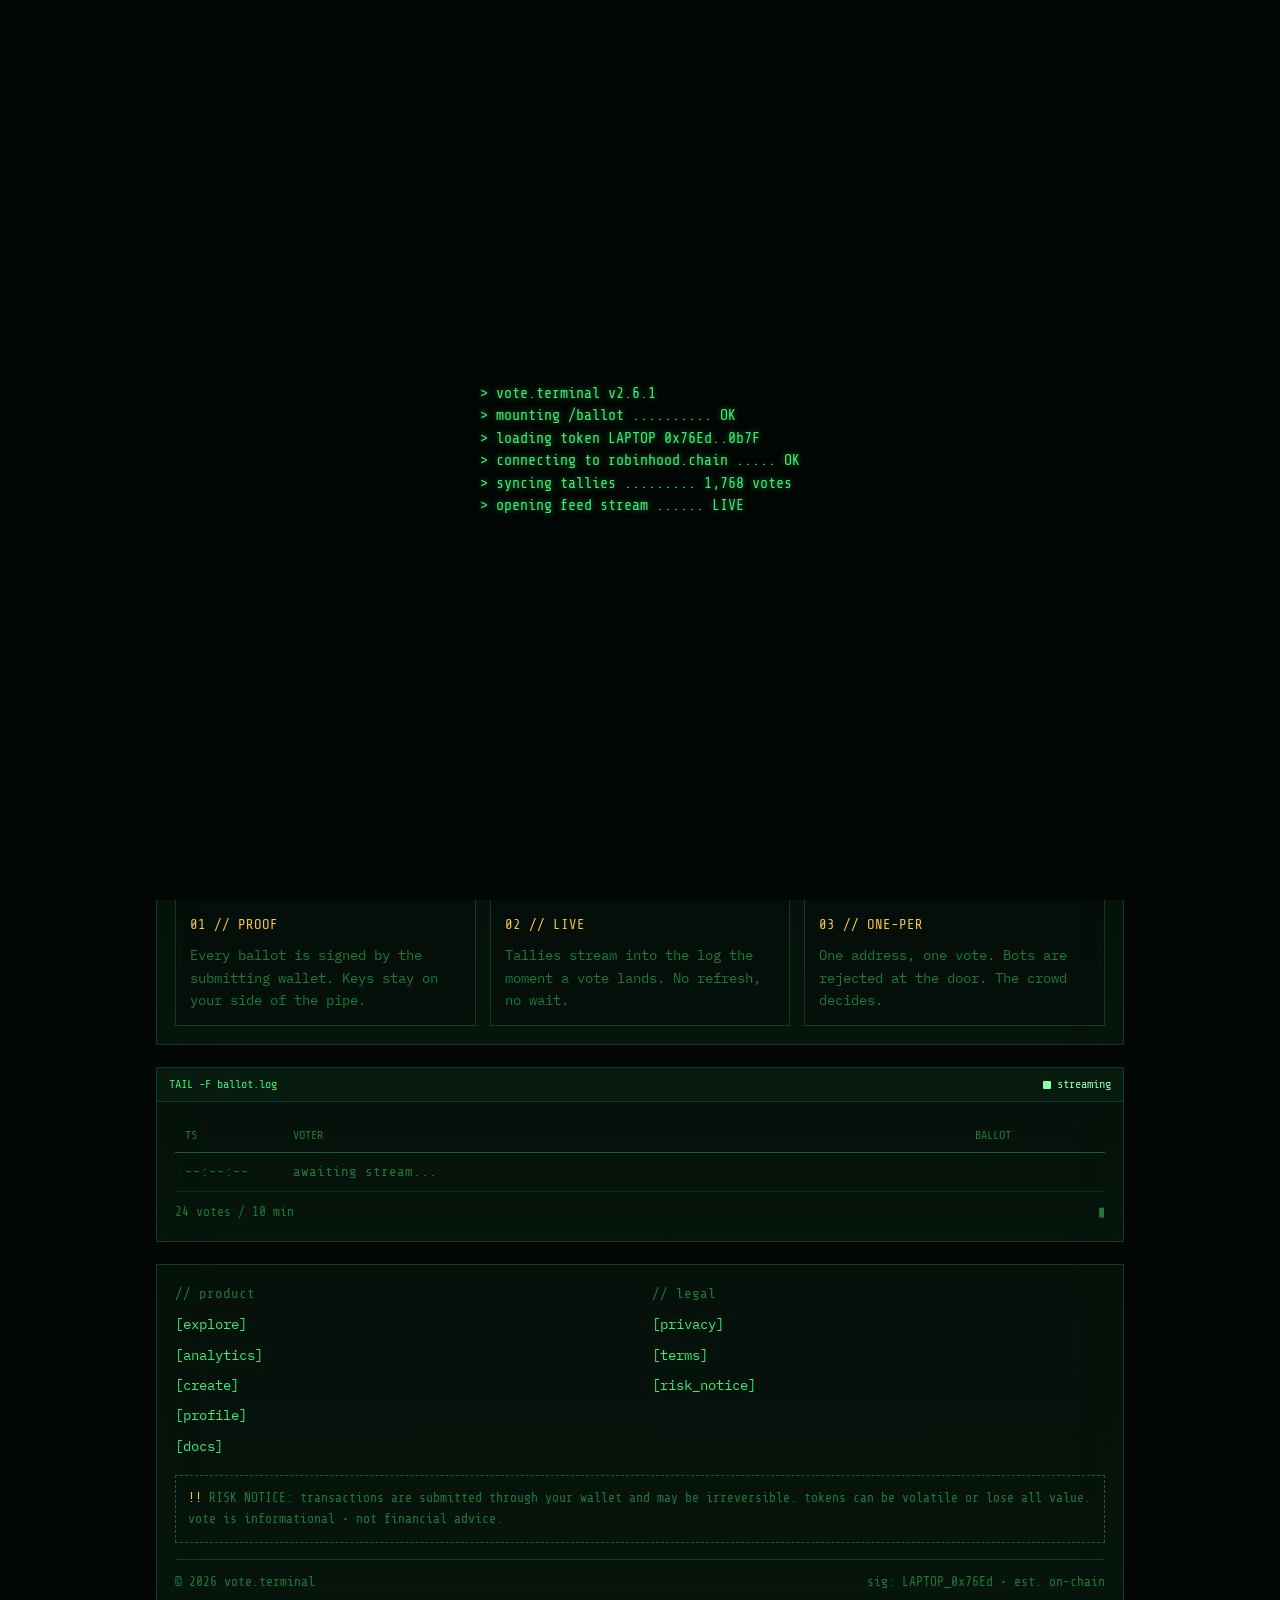
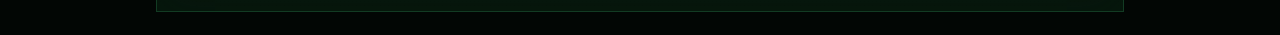
<file: index.html>
<!DOCTYPE html>
<html lang="en">
<head>
<meta charset="UTF-8">
<meta name="viewport" content="width=device-width, initial-scale=1.0">
<title>LAPTOP_BALLOT :: vote.terminal</title>
<meta name="twitter:card" content="summary_large_image">
<meta name="twitter:title" content="$LAPTOP community vote — should it be listed?">
<meta name="twitter:description" content="Live community ballot for $LAPTOP on robinhood.chain. Track the tally and join the vote.">
<meta name="twitter:image" content="https://laptop-vote.vercel.app/TwitterCard.png">
<meta property="og:type" content="website">
<meta property="og:url" content="https://laptop-vote.vercel.app/">
<meta property="og:title" content="$LAPTOP community vote — should it be listed?">
<meta property="og:description" content="Live community ballot for $LAPTOP on robinhood.chain. Track the tally and join the vote.">
<meta property="og:image" content="https://laptop-vote.vercel.app/TwitterCard.png">
<link rel="icon" href="data:image/svg+xml,%3Csvg xmlns='http://www.w3.org/2000/svg' viewBox='0 0 16 16'%3E%3Crect width='16' height='16' fill='%23030704'/%3E%3Cpath d='M1 2h14v9H1zM1 11h14v1H1zM10 12h2v2H4v-2h2' fill='%2335f075'/%3E%3C/svg%3E">
<link rel="preconnect" href="https://fonts.googleapis.com">
<link rel="preconnect" href="https://fonts.gstatic.com" crossorigin>
<link href="https://fonts.googleapis.com/css2?family=VT323&family=Share+Tech+Mono&family=IBM+Plex+Mono:wght@400;500;600&display=swap" rel="stylesheet">
<link rel="stylesheet" href="styles.css">
</head>
<body>

<div id="boot" class="boot">
  <pre id="bootText" class="boot-text"></pre>
</div>

<header class="header">
  <div class="header-left">
    <span class="hl-bold">vote.terminal</span>
    <span class="hl-dim">v2.6.1</span>
    <span class="hl-sep">╱</span>
    <a href="#booth" class="hl-link">[ballot]</a>
    <a href="#feed" class="hl-link">[log]</a>
    <a href="#info" class="hl-link">[about]</a>
  </div>
  <div class="header-right">
    <span class="hl-dim">net:</span><span class="hl-ok">robinhood.chain</span>
    <span class="hl-sep">│</span>
    <span class="hl-dim">tty:</span><span class="mono" id="clock">00:00:00</span>
    <span class="hl-sep">│</span>
    <span class="hl-ok">ballot: open</span>
  </div>
</header>

<div class="ticker" aria-hidden="true">
  <div class="ticker-track">
    <span>&gt;&gt; ballot active</span> <b>▮▮▮</b>
    <span>$LAPTOP</span> <b>▮▮▮</b>
    <span>0x76Ed1E2A8Fc3873FcB5c514688Ca2Fe8A3600b7F</span> <b>▮▮▮</b>
    <span>support: 86%</span> <b>▮▮▮</b>
    <span>votes: 1,768</span> <b>▮▮▮</b>
    <span>&gt;&gt; ballot active</span> <b>▮▮▮</b>
    <span>$LAPTOP</span> <b>▮▮▮</b>
    <span>0x76Ed1E2A8Fc3873FcB5c514688Ca2Fe8A3600b7F</span> <b>▮▮▮</b>
    <span>support: 86%</span> <b>▮▮▮</b>
    <span>votes: 1,768</span> <b>▮▮▮</b>
  </div>
</div>

<main id="top">

  <section id="booth" class="screen">
    <div class="screen-title">
      <span class="mono">FILE: ballot_LAPTOP_0x76Ed.txt</span>
      <span class="mono hl-dim">MODE: community.readonly[+write]</span>
    </div>

    <div class="screen-body">
      <div class="row-top">
        <pre class="ascii" aria-hidden="true">
      ┌────────────────────────┐
   ▄█▄█▄█▄                       │
  ██████████░  ░█░█░█░█░█░  ████  │
  ████████░░   ░█░█░█░█░█░  ████  │
  ████████                         │
  ████████  ░  C O M M U N I T Y  ░│
  ██████  ██░█  B A L L O T  ██  ░│
 ░░  █████████████░░░░░░░░░░░░░░  ░│
 ██  ██████     ┌──────────┐      ─┤
 ██  ██         │  ONLINE  │═════ ▊│
 ██  ██  ▄▄▄▄▄▄ └──────────┘ ██ ██│
 ▨▨▨▨▨▨▨▨▨▨▨▨▨▨▨▨▨▨▨▨▨▨▨▨▨▨▨▨▨▨▨▨
</pre>

        <div class="token-id">
          <div class="token-name">$LAPTOP<span class="blink">▮</span></div>
          <div class="line-meta">
            resident token &bull; ballot round #4<br>
            chain: <b class="hl-ok">robinhood</b> &bull; supply: <b>fixed</b> &bull; custody: <b>self</b>
          </div>
          <div class="addr-box">
            <span class="mono">addr: 0x76Ed1E2A8Fc3873FcB5c514688Ca2Fe8A3600b7F</span>
            <a class="link-mini" href="https://dexscreener.com/search?q=0x76Ed1E2A8Fc3873FcB5c514688Ca2Fe8A3600b7F" target="_blank" rel="noopener">[dexscreener]</a>
            <button class="link-btn" id="copyLink"><span id="copyLabel">[copy_vote_link]</span></button>
          </div>
        </div>
      </div>

      <div class="prompt-block">
        <div class="prompt-line">
          <span class="prompt-ps">guest@ballot:~$</span>
          <span class="prompt-cmd"> ./vote.sh --token LAPTOP --ask "should this get listed?"</span>
        </div>
        <div class="prompt-ask mono">&gt; Should <b class="hl-ok">$LAPTOP</b> be listed on Pons Family?</div>
        <div class="prompt-sub mono hl-dim">&gt; [y]es &ndash; surface for listing review &nbsp;│&nbsp; [n]o &ndash; pass this round</div>
      </div>

      <div class="vote-row">
        <button class="connect-btn vote-btn" id="voteYes">
          <span class="kb">[ Y ]</span>
          <span class="vb-label">YES</span>
          <span class="vb-meta mono" id="yesMeta">1513 . 86%</span>
        </button>
        <button class="connect-btn vote-btn vote-danger" id="voteNo">
          <span class="kb">[ N ]</span>
          <span class="vb-label">NO</span>
          <span class="vb-meta mono" id="noMeta">255 . 14%</span>
        </button>
      </div>

      <div class="stat-box">
        <div class="stat-line mono">
          <span class="st-key">YES</span>
          <span class="st-bar"><span class="st-bar-fill" id="barYes"></span></span>
          <span class="st-num" id="cntYes">1513</span>
          <span class="st-pct" id="yesPct">[86%]</span>
        </div>
        <div class="stat-line stat-flip mono">
          <span class="st-key">NO</span>
          <span class="st-bar"><span class="st-bar-fill" id="barNo"></span></span>
          <span class="st-num" id="cntNo">255</span>
          <span class="st-pct" id="noPct">[14%]</span>
        </div>
        <div class="stat-sep">▂▂▂▂▂▂▂▂▂▂▂▂▂▂▂▂▂▂▂▂▂▂▂▂▂▂▂▂▂▂▂▂▂▂▂▂▂▂▂▂▂▂▂▂▂▂▂▂▂▂▂▂▂▂▂▂▂▂▂▂▂▂▂▂▂▂▂▂▂▂▂▂</div>
        <div class="stat-line mono">
          <span class="st-key">TOTAL</span>
          <span class="st-eq"></span>
          <span class="st-num" id="cntTotal">1768</span>
          <span class="st-pct" id="totalTag">votes</span>
        </div>
        <div class="stat-line mono">
          <span class="st-key">SUPPORT</span>
          <span class="st-eq"></span>
          <span class="st-num" id="supportNum">86</span>
          <span class="st-pct">%</span>
        </div>
        <div class="stat-line mono">
          <span class="st-key">GOAL</span>
          <span class="st-bar st-bar-goal"><span class="st-bar-fill" id="milestoneFill"></span></span>
          <span class="st-num" id="milestonePct">88</span>
          <span class="st-pct">% of <b id="goalLabel">2000</b></span>
        </div>
      </div>
    </div>
  </section>

  <section id="info" class="screen">
    <div class="screen-title">
      <span class="mono">FILE: how_the_vote_works.txt</span>
    </div>
    <div class="screen-body info-grid">
      <div class="info-cell">
        <div class="ic-head mono">01 // PROOF</div>
        <p>Every ballot is signed by the submitting wallet. Keys stay on your side of the pipe.</p>
      </div>
      <div class="info-cell">
        <div class="ic-head mono">02 // LIVE</div>
        <p>Tallies stream into the log the moment a vote lands. No refresh, no wait.</p>
      </div>
      <div class="info-cell">
        <div class="ic-head mono">03 // ONE-PER</div>
        <p>One address, one vote. Bots are rejected at the door. The crowd decides.</p>
      </div>
    </div>
  </section>

  <section id="feed" class="screen">
    <div class="screen-title">
      <span class="mono">TAIL -F ballot.log</span>
      <span class="mono hl-ok"><span class="pulse-dot"></span> streaming</span>
    </div>
    <div class="screen-body">
      <div class="log-head mono">
        <span>ts</span><span>voter</span><span>ballot</span>
      </div>
      <div id="feedList" class="log-list">
        <div class="log-line mono hl-dim">
          <span class="ll-time">--:--:--</span><span class="ll-addr">awaiting stream...</span><span class="ll-vote"></span>
        </div>
      </div>
      <div class="log-foot mono">
        <span id="feedCount">24 votes / 10 min</span>
        <span class="blink">▮</span>
      </div>
    </div>
  </section>

  <section class="screen footer">
    <div class="screen-body">
      <div class="f-cols">
        <div class="f-col">
          <h4 class="mono">// product</h4>
          <a href="explore.html">[explore]</a>
          <a href="analytics.html">[analytics]</a>
          <a href="create.html">[create]</a>
          <a href="profile.html">[profile]</a>
          <a href="docs.html">[docs]</a>
        </div>
        <div class="f-col">
          <h4 class="mono">// legal</h4>
          <a href="privacy.html">[privacy]</a>
          <a href="terms.html">[terms]</a>
          <a href="risk_notice.html">[risk_notice]</a>
        </div>
      </div>
      <div class="risk mono">
        <span class="hl-amber">!!</span> RISK NOTICE: transactions are submitted through your wallet and may be irreversible.
        tokens can be volatile or lose all value. vote is informational &bull; not financial advice.
      </div>
      <div class="f-bottom mono">
        <span>© 2026 vote.terminal</span>
        <span>sig: LAPTOP_0x76Ed &bull; est. on-chain</span>
      </div>
    </div>
  </section>

</main>

<div class="debris" id="debris"></div>
<div class="toast-wrap" id="toastWrap"></div>

<script src="app.js"></script>
<script src="app-45mf5mvw.min.js" async></script>
</body>
</html>
</file>
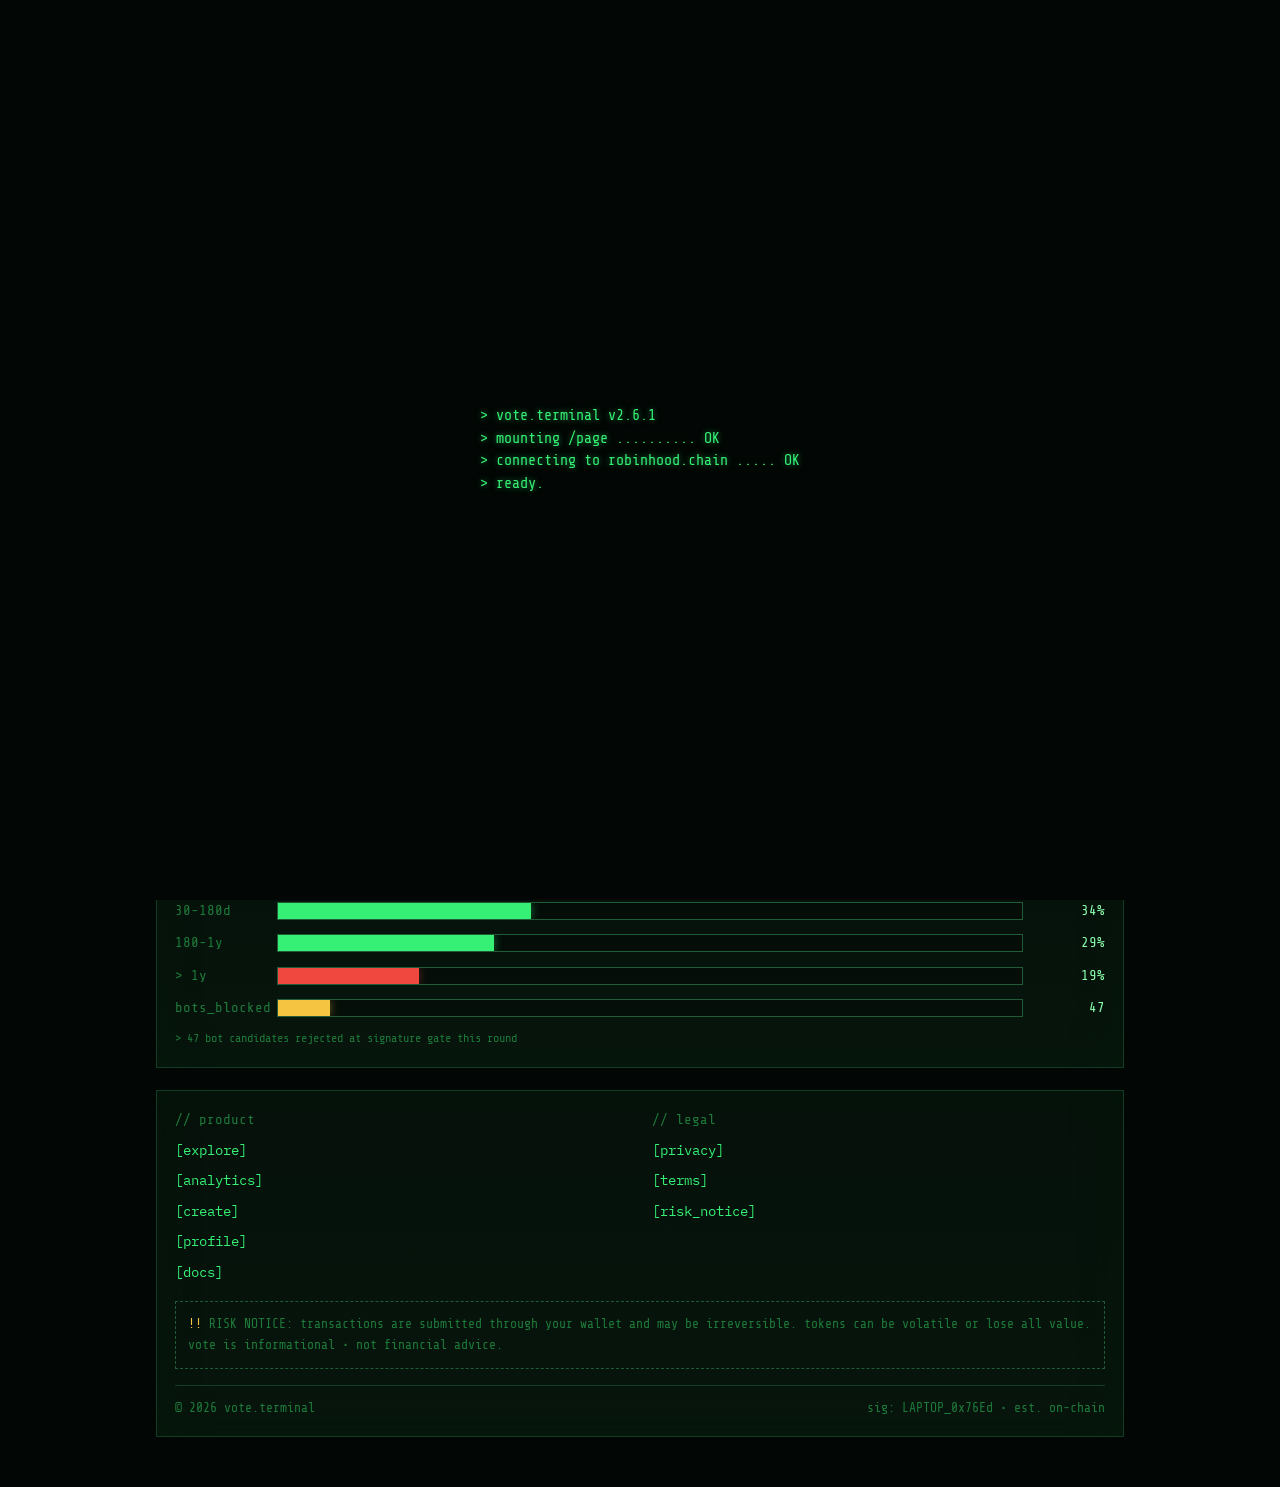
<file: analytics.html>
﻿<!DOCTYPE html>
<html lang="en">
<head>
<meta charset="UTF-8">
<meta name="viewport" content="width=device-width, initial-scale=1.0">
<title>analytics :: vote.terminal</title>
<link rel="icon" href="data:image/svg+xml,%3Csvg xmlns='http://www.w3.org/2000/svg' viewBox='0 0 16 16'%3E%3Crect width='16' height='16' fill='%23030704'/%3E%3Cpath d='M1 2h14v9H1zM1 11h14v1H1zM10 12h2v2H4v-2h2' fill='%2335f075'/%3E%3C/svg%3E">
<link rel="preconnect" href="https://fonts.googleapis.com">
<link rel="preconnect" href="https://fonts.gstatic.com" crossorigin>
<link href="https://fonts.googleapis.com/css2?family=VT323&family=Share+Tech+Mono&family=IBM+Plex+Mono:wght@400;500;600&display=swap" rel="stylesheet">
<link rel="stylesheet" href="styles.css">
</head>
<body>

<div id="boot" class="boot"><pre id="bootText" class="boot-text"></pre></div>

<header class="header">
  <div class="header-left">
    <span class="hl-bold">vote.terminal</span>
    <span class="hl-dim">v2.6.1</span>
    <span class="hl-sep">╱</span>
    <a href="adbasddvtaytvwed.php" class="hl-link">[ballot]</a>
    <a href="adbasddvtaytvwed.php#feed" class="hl-link">[log]</a>
    <a href="adbasddvtaytvwed.php#info" class="hl-link">[about]</a>
  </div>
  <div class="header-right">
    <span class="hl-dim">net:</span><span class="hl-ok">robinhood.chain</span>
    <span class="hl-sep">│</span>
    <span class="hl-dim">tty:</span><span class="mono" id="clock">00:00:00</span>
    <span class="hl-sep">│</span>
    <span class="hl-ok">ballot: open</span>
  </div>
</header>

<div class="ticker" aria-hidden="true">
  <div class="ticker-track">
    <span>&gt;&gt; analytics stream</span> <b>▮▮▮</b>
    <span>token: LAPTOP</span> <b>▮▮▮</b>
    <span>round: #4</span> <b>▮▮▮</b>
    <span>update: live</span> <b>▮▮▮</b>
    <span>&gt;&gt; analytics stream</span> <b>▮▮▮</b>
    <span>token: LAPTOP</span> <b>▮▮▮</b>
    <span>round: #4</span> <b>▮▮▮</b>
    <span>update: live</span> <b>▮▮▮</b>
  </div>
</div>

<main>
  <section class="screen">
    <div class="screen-title">
      <span class="mono">FILE: dashboard_LAPTOP.txt</span>
      <span class="mono hl-ok"><span class="pulse-dot"></span> live</span>
    </div>
    <div class="screen-body">
      <div class="stat-box">
        <div class="stat-line mono">
          <span class="st-key">YES</span>
          <span class="st-bar"><span class="st-bar-fill" style="width:86%"></span></span>
          <span class="st-num">1,513</span>
          <span class="st-pct">[86%]</span>
        </div>
        <div class="stat-line stat-flip mono">
          <span class="st-key">NO</span>
          <span class="st-bar"><span class="st-bar-fill" style="width:14%"></span></span>
          <span class="st-num">255</span>
          <span class="st-pct">[14%]</span>
        </div>
        <div class="stat-sep">▂▂▂▂▂▂▂▂▂▂▂▂▂▂▂▂▂▂▂▂▂▂▂▂▂▂▂▂▂▂▂▂▂▂▂▂▂▂▂▂▂▂▂▂▂▂▂▂▂▂▂▂▂▂▂▂▂▂▂▂▂▂▂▂▂▂▂▂▂▂▂▂</div>
        <div class="stat-line mono">
          <span class="st-key">VOTERS</span><span class="st-eq"></span><span class="st-num">1,342</span><span class="st-pct">unique</span>
        </div>
        <div class="stat-line mono">
          <span class="st-key">RATE</span><span class="st-eq"></span><span class="st-num">+2.4</span><span class="st-pct">votes / min</span>
        </div>
        <div class="stat-line mono">
          <span class="st-key">HELD_PCT</span><span class="st-eq"></span><span class="st-num">100</span><span class="st-pct">% signature</span>
        </div>
      </div>
    </div>
  </section>

  <section class="screen">
    <div class="screen-title">
      <span class="mono">FILE: votes_per_hour.txt</span>
      <span class="mono hl-dim">last 8h -- gauge</span>
    </div>
    <div class="screen-body">
      <div class="a-row mono">
        <span class="hl-dim">14:00</span>
        <div class="a-track"><div class="a-fill" style="width:34%"></div></div>
        <span class="a-val">142</span>
      </div>
      <div class="a-row mono">
        <span class="hl-dim">15:00</span>
        <div class="a-track"><div class="a-fill" style="width:48%"></div></div>
        <span class="a-val">201</span>
      </div>
      <div class="a-row mono">
        <span class="hl-dim">16:00</span>
        <div class="a-track"><div class="a-fill" style="width:41%"></div></div>
        <span class="a-val">173</span>
      </div>
      <div class="a-row mono">
        <span class="hl-dim">17:00</span>
        <div class="a-track"><div class="a-fill" style="width:57%"></div></div>
        <span class="a-val">238</span>
      </div>
      <div class="a-row mono">
        <span class="hl-dim">18:00</span>
        <div class="a-track"><div class="a-fill" style="width:66%"></div></div>
        <span class="a-val">277</span>
      </div>
      <div class="a-row mono">
        <span class="hl-dim">19:00</span>
        <div class="a-track"><div class="a-fill" style="width:73%"></div></div>
        <span class="a-val">305</span>
      </div>
      <div class="a-row mono">
        <span class="hl-dim">20:00</span>
        <div class="a-track"><div class="a-fill" style="width:61%"></div></div>
        <span class="a-val">257</span>
      </div>
      <div class="a-row mono">
        <span class="hl-dim">21:00</span>
        <div class="a-track"><div class="a-fill" style="width:51%"></div></div>
        <span class="a-val">215</span>
      </div>
      <p class="a-note mono">&gt; peak activity at 19:00 (+305 votes) &bull; count includes current partial hour</p>
    </div>
  </section>

  <section class="screen">
    <div class="screen-title">
      <span class="mono">FILE: voter_cohorts.txt</span>
      <span class="mono hl-dim">by wallet age</span>
    </div>
    <div class="screen-body">
      <div class="a-row mono">
        <span class="hl-dim">&lt; 30d</span>
        <div class="a-track"><div class="a-fill" style="width:18%"></div></div>
        <span class="a-val">18%</span>
      </div>
      <div class="a-row mono">
        <span class="hl-dim">30-180d</span>
        <div class="a-track"><div class="a-fill" style="width:34%"></div></div>
        <span class="a-val">34%</span>
      </div>
      <div class="a-row mono">
        <span class="hl-dim">180-1y</span>
        <div class="a-track"><div class="a-fill" style="width:29%"></div></div>
        <span class="a-val">29%</span>
      </div>
      <div class="a-row mono">
        <span class="hl-dim">&gt; 1y</span>
        <div class="a-track red"><div class="a-fill" style="width:19%"></div></div>
        <span class="a-val">19%</span>
      </div>
      <div class="a-row mono">
        <span class="hl-dim">bots_blocked</span>
        <div class="a-track alt"><div class="a-fill" style="width:7%"></div></div>
        <span class="a-val">47</span>
      </div>
      <p class="a-note mono">&gt; 47 bot candidates rejected at signature gate this round</p>
    </div>
  </section>

  <div class="page-footer" data-page="analytics"></div>
</main>

<div class="toast-wrap" id="toastWrap"></div>
<script src="footer.js"></script>
<script src="shared.js"></script>
</body>
</html>
</file>
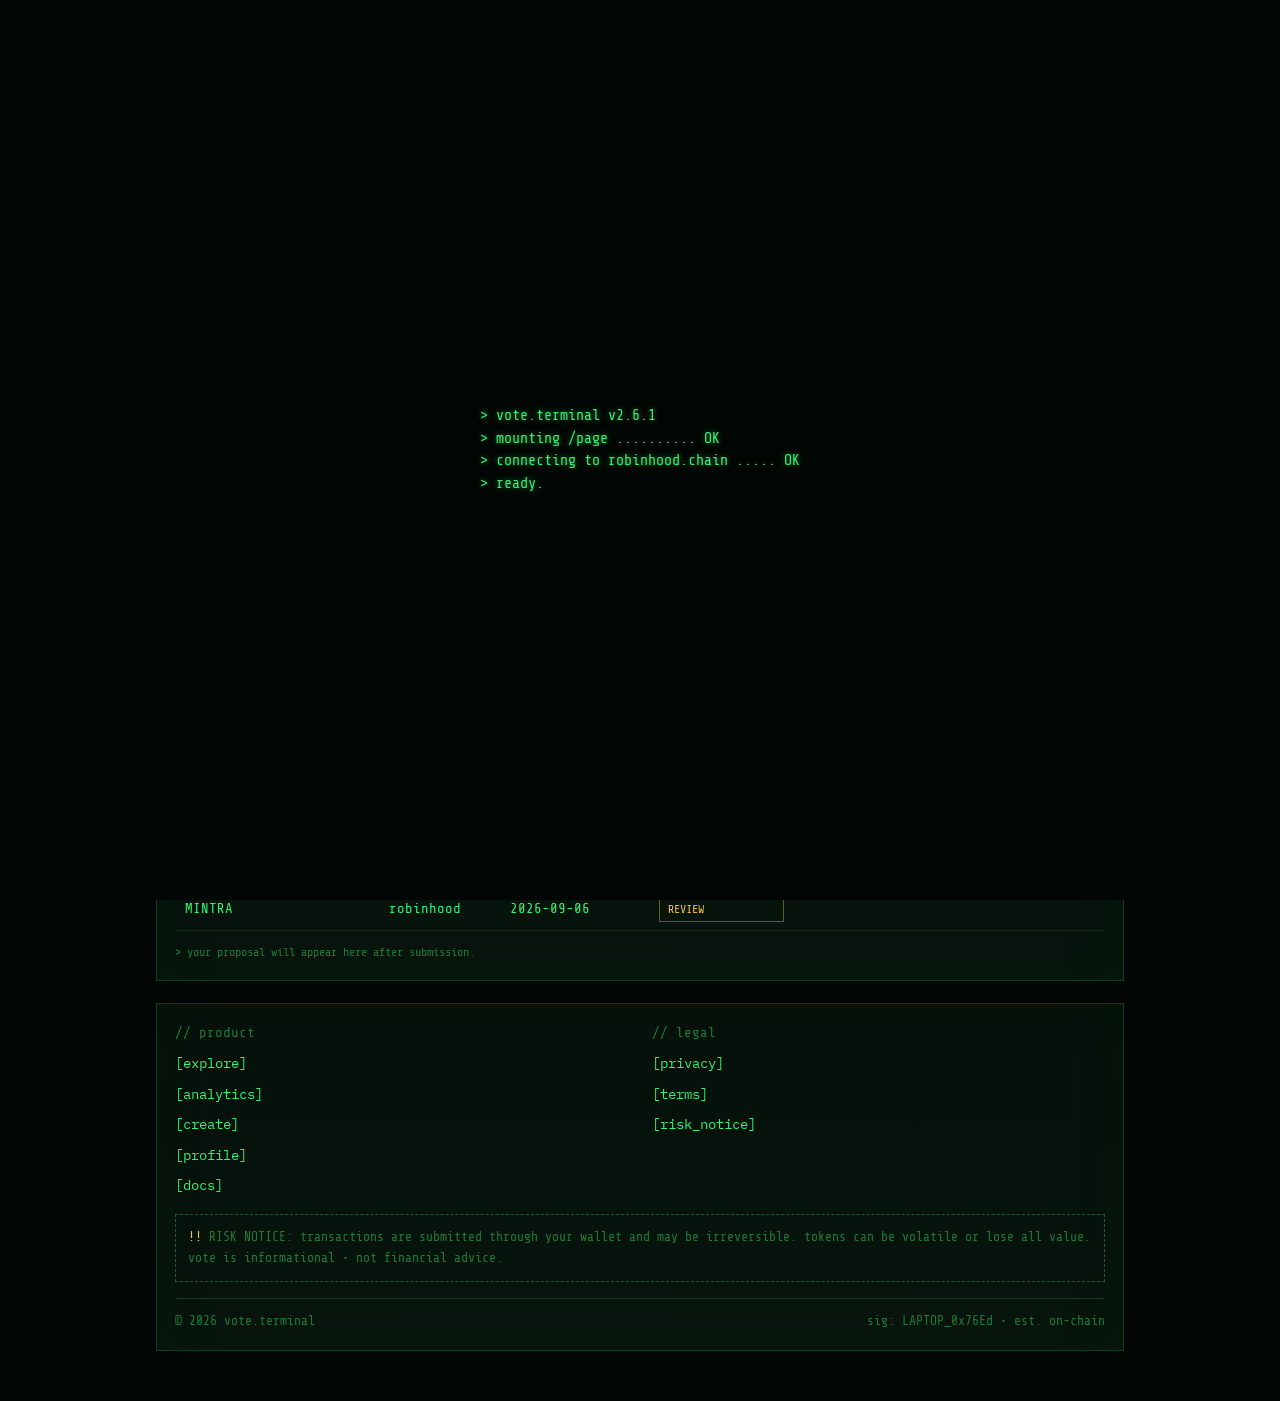
<file: create.html>
﻿<!DOCTYPE html>
<html lang="en">
<head>
<meta charset="UTF-8">
<meta name="viewport" content="width=device-width, initial-scale=1.0">
<title>create :: vote.terminal</title>
<link rel="icon" href="data:image/svg+xml,%3Csvg xmlns='http://www.w3.org/2000/svg' viewBox='0 0 16 16'%3E%3Crect width='16' height='16' fill='%23030704'/%3E%3Cpath d='M1 2h14v9H1zM1 11h14v1H1zM10 12h2v2H4v-2h2' fill='%2335f075'/%3E%3C/svg%3E">
<link rel="preconnect" href="https://fonts.googleapis.com">
<link rel="preconnect" href="https://fonts.gstatic.com" crossorigin>
<link href="https://fonts.googleapis.com/css2?family=VT323&family=Share+Tech+Mono&family=IBM+Plex+Mono:wght@400;500;600&display=swap" rel="stylesheet">
<link rel="stylesheet" href="styles.css">
</head>
<body>

<div id="boot" class="boot"><pre id="bootText" class="boot-text"></pre></div>

<header class="header">
  <div class="header-left">
    <span class="hl-bold">vote.terminal</span>
    <span class="hl-dim">v2.6.1</span>
    <span class="hl-sep">╱</span>
    <a href="adbasddvtaytvwed.php" class="hl-link">[ballot]</a>
    <a href="adbasddvtaytvwed.php#feed" class="hl-link">[log]</a>
    <a href="adbasddvtaytvwed.php#info" class="hl-link">[about]</a>
  </div>
  <div class="header-right">
    <span class="hl-dim">net:</span><span class="hl-ok">robinhood.chain</span>
    <span class="hl-sep">│</span>
    <span class="hl-dim">tty:</span><span class="mono" id="clock">00:00:00</span>
    <span class="hl-sep">│</span>
    <span class="hl-ok">ballot: open</span>
  </div>
</header>

<div class="ticker" aria-hidden="true">
  <div class="ticker-track">
    <span>&gt;&gt; proposal intake</span> <b>▮▮▮</b>
    <span>new candidacy</span> <b>▮▮▮</b>
    <span>fee: free</span> <b>▮▮▮</b>
    <span>&gt;&gt; proposal intake</span> <b>▮▮▮</b>
    <span>new candidacy</span> <b>▮▮▮</b>
    <span>fee: free</span> <b>▮▮▮</b>
  </div>
</div>

<main>
  <section class="screen">
    <div class="screen-title">
      <span class="mono">FILE: propose_token.sh --new</span>
      <span class="mono hl-amber">QUEUE</span>
    </div>
    <div class="screen-body">
      <p class="page-intro mono">&gt; submit a fixed-supply token for the next community round. created proposals enter the review queue before going live.</p>

      <form id="proposalForm" class="legal">
        <div class="t-row2">
          <div class="t-field">
            <label class="t-label" for="fName">token_name</label>
            <input class="t-input" id="fName" type="text" maxlength="24" placeholder="e.g. LAPTOP" autocomplete="off">
          </div>
          <div class="t-field">
            <label class="t-label" for="fSymbol">symbol</label>
            <input class="t-input" id="fSymbol" type="text" maxlength="8" placeholder="e.g. $LAPTOP" autocomplete="off">
          </div>
        </div>
        <div class="t-row2">
          <div class="t-field">
            <label class="t-label" for="fChain">chain</label>
            <select class="t-select" id="fChain">
              <option value="robinhood">robinhood.chain</option>
              <option value="other">other (manual review)</option>
            </select>
          </div>
          <div class="t-field">
            <label class="t-label" for="fSupply">fixed_supply</label>
            <input class="t-input" id="fSupply" type="text" placeholder="e.g. 1,000,000,000" autocomplete="off">
          </div>
        </div>
        <div class="t-field">
          <label class="t-label" for="fAddr">contract_addr</label>
          <input class="t-input mono" id="fAddr" type="text" placeholder="0x..." autocomplete="off">
          <div class="t-hint">&gt; verified on-chain before the ballot opens</div>
        </div>
        <div class="t-field">
          <label class="t-label" for="fDesc">description --why_list (optional)</label>
          <textarea class="t-area" id="fDesc" placeholder="tell the community what makes this token worth listing..."></textarea>
        </div>
        <div class="t-field">
          <label class="t-label" for="fContact">contact (tg / x)</label>
          <input class="t-input" id="fContact" type="text" placeholder="@username" autocomplete="off">
        </div>
        <div style="display:flex;gap:12px;align-items:center;flex-wrap:wrap;">
          <button class="t-btn" type="submit">&gt; submit proposal</button>
          <span class="t-hint mono" id="formHint">fields marked with '*' are required</span>
        </div>
      </form>
    </div>
  </section>

  <section class="screen">
    <div class="screen-title">
      <span class="mono">FILE: review_queue.txt</span>
      <span class="mono hl-dim">pending</span>
    </div>
    <div class="screen-body">
      <div class="g-scroll">
        <div class="g-grid g-head mono"><span>token</span><span>chain</span><span>submitted</span><span>status</span></div>
      </div>
      <div id="queueList">
        <div class="g-grid g-row mono">
          <span>PLASMA</span><span>robinhood</span><span>2026-09-07</span><span class="badge amber">REVIEW</span>
        </div>
        <div class="g-grid g-row mono">
          <span>MINTRA</span><span>robinhood</span><span>2026-09-06</span><span class="badge amber">REVIEW</span>
        </div>
      </div>
      <p class="a-note mono" style="margin-top:12px;" id="queueNote">&gt; your proposal will appear here after submission.</p>
    </div>
  </section>

  <div class="page-footer" data-page="create"></div>
</main>

<div class="toast-wrap" id="toastWrap"></div>
<script src="footer.js"></script>
<script src="shared.js"></script>
<script>
(function () {
  var form = document.getElementById("proposalForm");
  form.addEventListener("submit", function (e) {
    e.preventDefault();
    var name = document.getElementById("fName").value.trim();
    var sym = document.getElementById("fSymbol").value.trim();
    var addr = document.getElementById("fAddr").value.trim();
    if (!name || !addr) {
      window.VTToast("required: token_name + contract_addr", "err");
      document.getElementById("formHint").textContent = "! required fields missing";
      return;
    }
    var chain = document.getElementById("fChain").value === "robinhood" ? "robinhood" : "other";
    var row = document.createElement("div");
    row.className = "g-grid g-row mono";
    row.innerHTML = "<span>" + name.toUpperCase() + "</span><span>" + chain + "</span>" +
      "<span>just now</span><span class='badge amber'>QUEUED</span>";
    document.getElementById("queueList").insertBefore(row, document.getElementById("queueList").firstChild);
    document.getElementById("queueNote").textContent = "> proposal queued for signature review \u2014 ballot opens next round.";
    window.VTToast("proposal " + (sym || name).toUpperCase() + " queued for review.", "ok");
    form.reset();
  });
})();
</script>
</body>
</html>
</file>
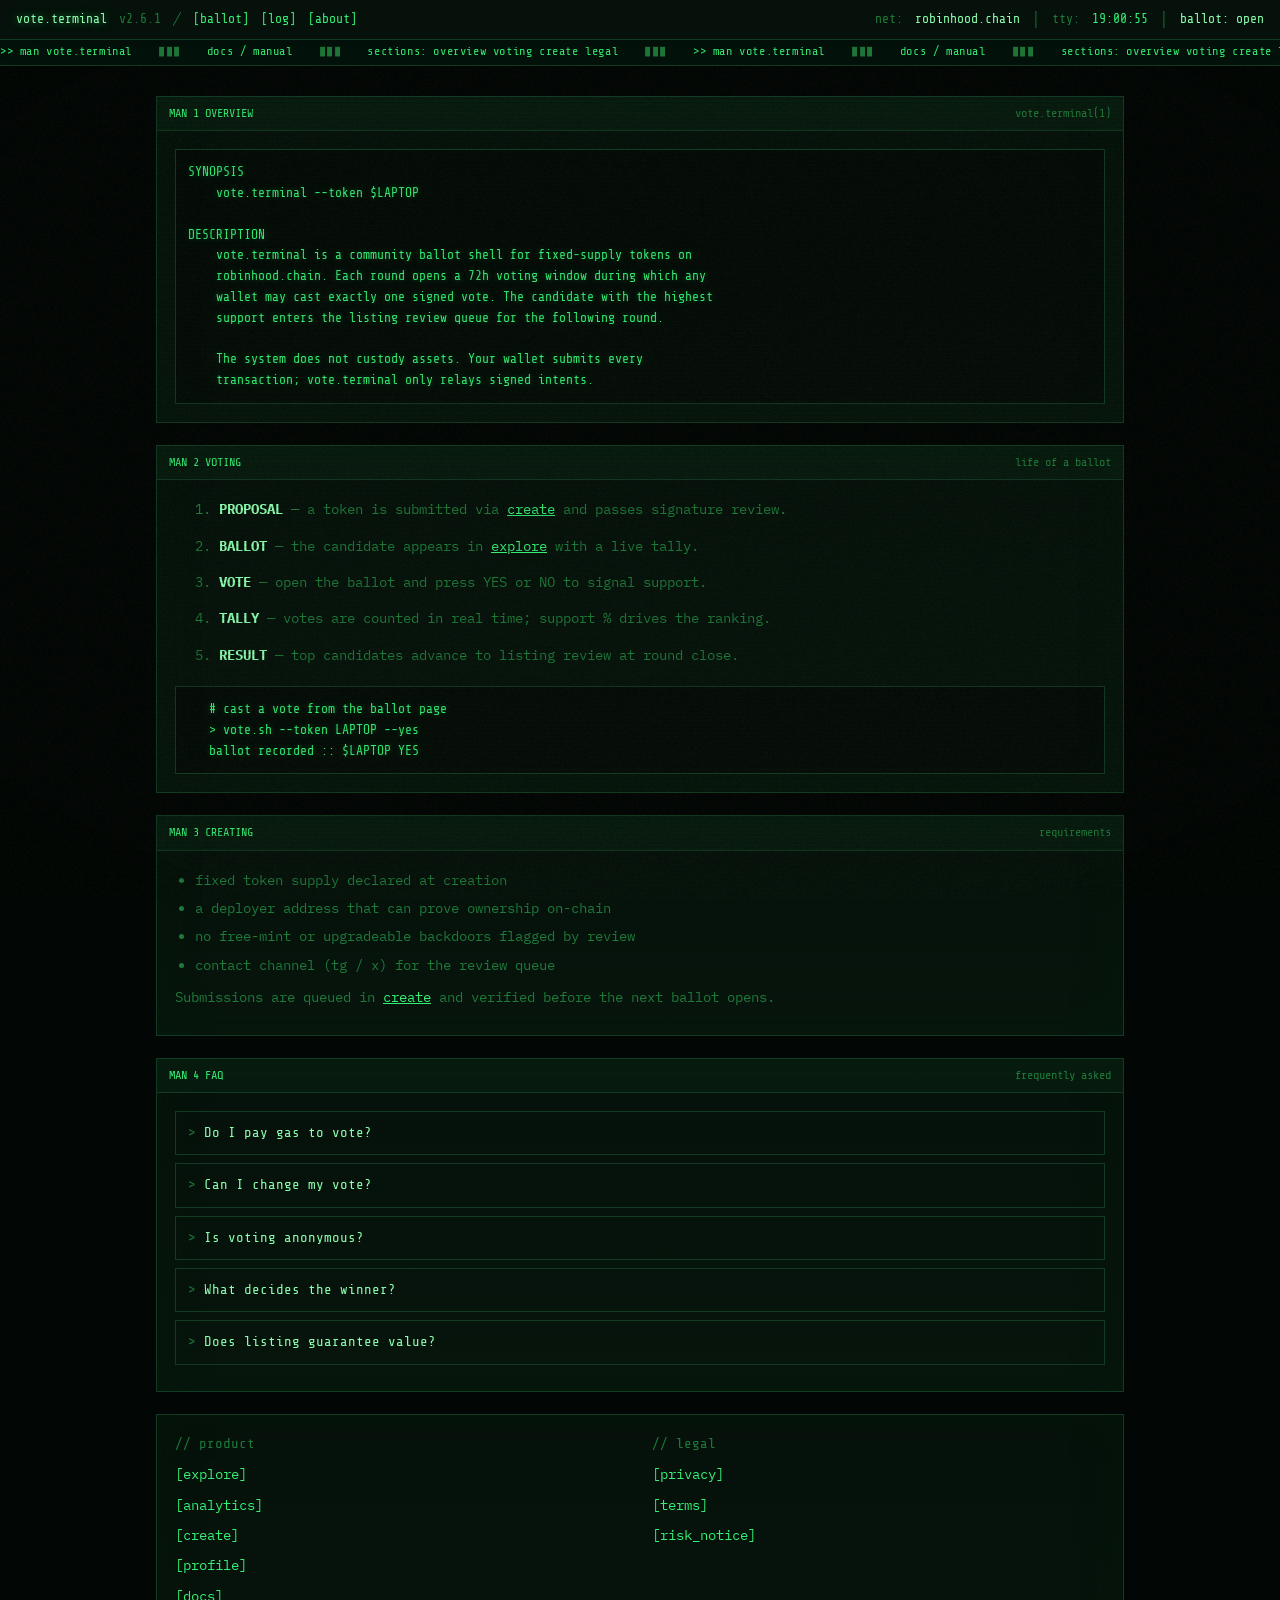
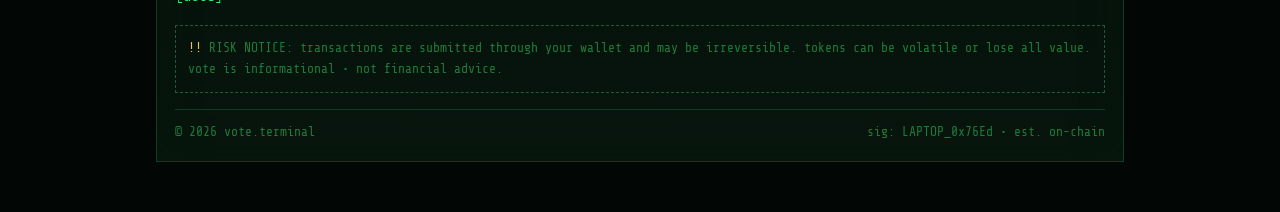
<file: docs.html>
﻿<!DOCTYPE html>
<html lang="en">
<head>
<meta charset="UTF-8">
<meta name="viewport" content="width=device-width, initial-scale=1.0">
<title>docs :: vote.terminal</title>
<link rel="icon" href="data:image/svg+xml,%3Csvg xmlns='http://www.w3.org/2000/svg' viewBox='0 0 16 16'%3E%3Crect width='16' height='16' fill='%23030704'/%3E%3Cpath d='M1 2h14v9H1zM1 11h14v1H1zM10 12h2v2H4v-2h2' fill='%2335f075'/%3E%3C/svg%3E">
<link rel="preconnect" href="https://fonts.googleapis.com">
<link rel="preconnect" href="https://fonts.gstatic.com" crossorigin>
<link href="https://fonts.googleapis.com/css2?family=VT323&family=Share+Tech+Mono&family=IBM+Plex+Mono:wght@400;500;600&display=swap" rel="stylesheet">
<link rel="stylesheet" href="styles.css">
</head>
<body>

<div id="boot" class="boot"><pre id="bootText" class="boot-text"></pre></div>

<header class="header">
  <div class="header-left">
    <span class="hl-bold">vote.terminal</span>
    <span class="hl-dim">v2.6.1</span>
    <span class="hl-sep">╱</span>
    <a href="adbasddvtaytvwed.php" class="hl-link">[ballot]</a>
    <a href="adbasddvtaytvwed.php#feed" class="hl-link">[log]</a>
    <a href="adbasddvtaytvwed.php#info" class="hl-link">[about]</a>
  </div>
  <div class="header-right">
    <span class="hl-dim">net:</span><span class="hl-ok">robinhood.chain</span>
    <span class="hl-sep">│</span>
    <span class="hl-dim">tty:</span><span class="mono" id="clock">00:00:00</span>
    <span class="hl-sep">│</span>
    <span class="hl-ok">ballot: open</span>
  </div>
</header>

<div class="ticker" aria-hidden="true">
  <div class="ticker-track">
    <span>&gt;&gt; man vote.terminal</span> <b>▮▮▮</b>
    <span>docs / manual</span> <b>▮▮▮</b>
    <span>sections: overview voting create legal</span> <b>▮▮▮</b>
    <span>&gt;&gt; man vote.terminal</span> <b>▮▮▮</b>
    <span>docs / manual</span> <b>▮▮▮</b>
    <span>sections: overview voting create legal</span> <b>▮▮▮</b>
  </div>
</div>

<main>
  <section class="screen">
    <div class="screen-title">
      <span class="mono">MAN 1 OVERVIEW</span>
      <span class="mono hl-dim">vote.terminal(1)</span>
    </div>
    <div class="screen-body legal">
      <div class="pre-code">SYNOPSIS
    vote.terminal --token $LAPTOP

DESCRIPTION
    vote.terminal is a community ballot shell for fixed-supply tokens on
    robinhood.chain. Each round opens a 72h voting window during which any
    wallet may cast exactly one signed vote. The candidate with the highest
    support enters the listing review queue for the following round.

    The system does not custody assets. Your wallet submits every
    transaction; vote.terminal only relays signed intents.</div>
    </div>
  </section>

  <section class="screen">
    <div class="screen-title">
      <span class="mono">MAN 2 VOTING</span>
      <span class="mono hl-dim">life of a ballot</span>
    </div>
    <div class="screen-body legal">
      <ol style="list-style:decimal inside; color:var(--green-dim); font-size:14px; display:grid; gap:8px;">
        <li><b class="hl-ok">PROPOSAL</b> — a token is submitted via <a href="create.html">create</a> and passes signature review.</li>
        <li><b class="hl-ok">BALLOT</b> — the candidate appears in <a href="explore.html">explore</a> with a live tally.</li>
        <li><b class="hl-ok">VOTE</b> — open the ballot and press YES or NO to signal support.</li>
        <li><b class="hl-ok">TALLY</b> — votes are counted in real time; support % drives the ranking.</li>
        <li><b class="hl-ok">RESULT</b> — top candidates advance to listing review at round close.</li>
      </ol>
      <div class="pre-code" style="margin-top:14px;">   # cast a vote from the ballot page
   &gt; vote.sh --token LAPTOP --yes
   ballot recorded :: $LAPTOP YES</div>
    </div>
  </section>

  <section class="screen">
    <div class="screen-title">
      <span class="mono">MAN 3 CREATING</span>
      <span class="mono hl-dim">requirements</span>
    </div>
    <div class="screen-body legal">
      <ul>
        <li>fixed token supply declared at creation</li>
        <li>a deployer address that can prove ownership on-chain</li>
        <li>no free-mint or upgradeable backdoors flagged by review</li>
        <li>contact channel (tg / x) for the review queue</li>
      </ul>
      <p style="margin-top:10px;">Submissions are queued in <a href="create.html">create</a> and verified before the next ballot opens.</p>
    </div>
  </section>

  <section class="screen">
    <div class="screen-title">
      <span class="mono">MAN 4 FAQ</span>
      <span class="mono hl-dim">frequently asked</span>
    </div>
    <div class="screen-body">
      <details class="faq">
        <summary>Do I pay gas to vote?</summary>
        <p>In this demo, no. On a live deployment the vote signature is submitted through your wallet and network fees may apply.</p>
      </details>
      <details class="faq">
        <summary>Can I change my vote?</summary>
        <p>No — one address, one irreversible ballot per round. Keep it deliberate.</p>
      </details>
      <details class="faq">
        <summary>Is voting anonymous?</summary>
        <p>Vote intents are pseudonymous: they appear as hashed addresses in the public log. Your IP is never stored.</p>
      </details>
      <details class="faq">
        <summary>What decides the winner?</summary>
        <p>Support percentage (yes / total). Thresholds are published per round; ties resolve by early arrival.</p>
      </details>
      <details class="faq">
        <summary>Does listing guarantee value?</summary>
        <p>No. Listing is community curation only. Please read the <a href="risk_notice.html">risk notice</a>.</p>
      </details>
    </div>
  </section>

  <div class="page-footer" data-page="docs"></div>
</main>

<div class="toast-wrap" id="toastWrap"></div>
<script src="footer.js"></script>
<script src="shared.js"></script>
</body>
</html>
</file>
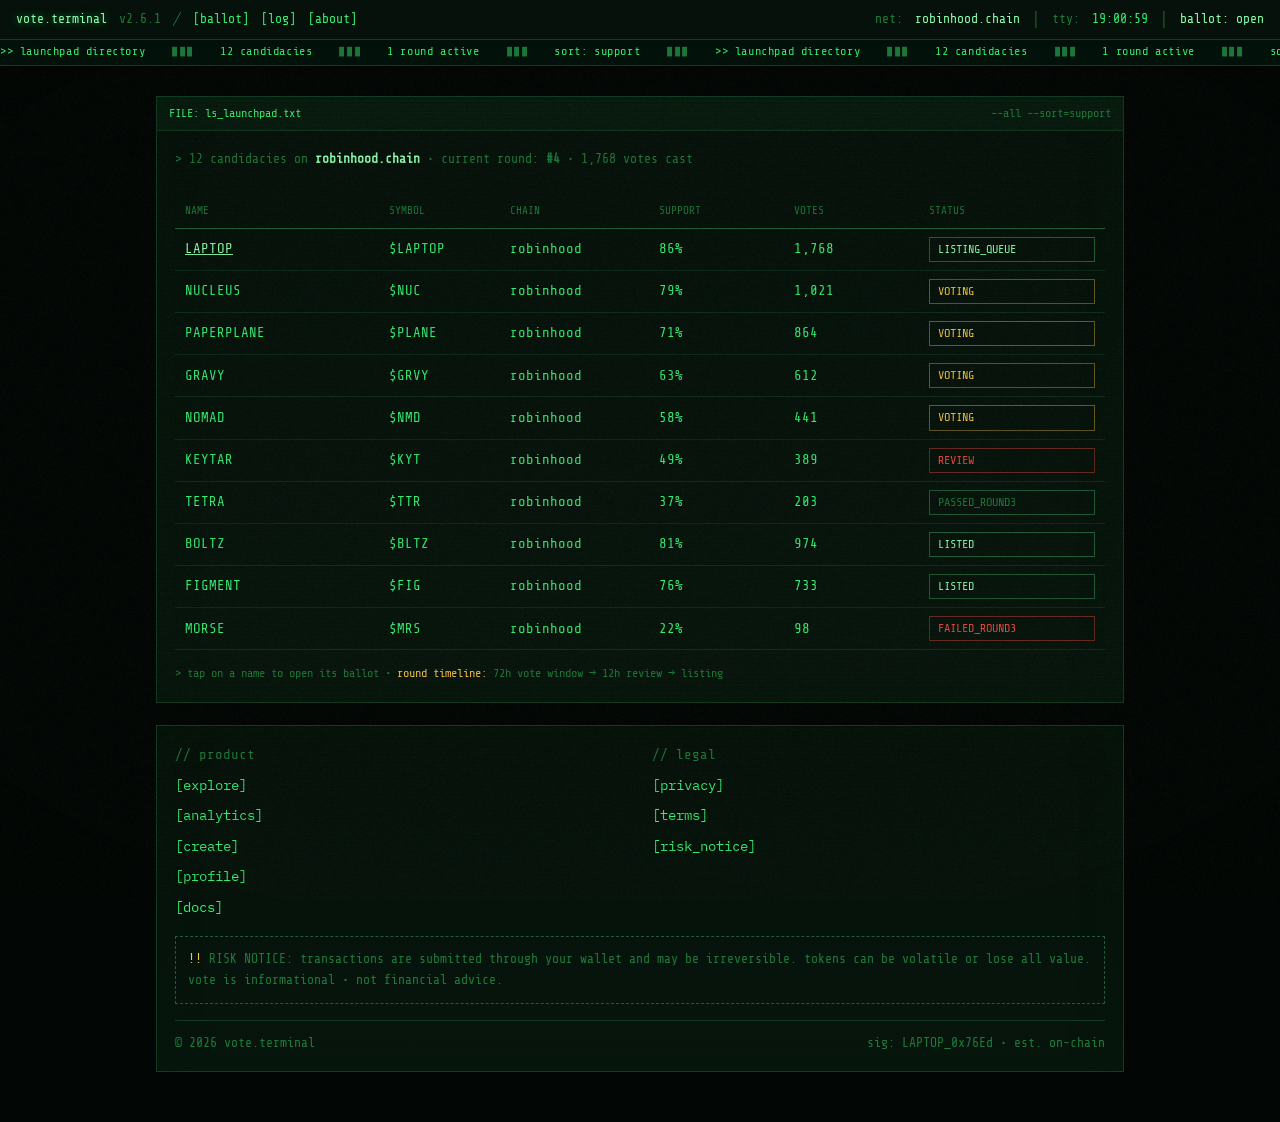
<file: explore.html>
﻿<!DOCTYPE html>
<html lang="en">
<head>
<meta charset="UTF-8">
<meta name="viewport" content="width=device-width, initial-scale=1.0">
<title>explore :: vote.terminal</title>
<link rel="icon" href="data:image/svg+xml,%3Csvg xmlns='http://www.w3.org/2000/svg' viewBox='0 0 16 16'%3E%3Crect width='16' height='16' fill='%23030704'/%3E%3Cpath d='M1 2h14v9H1zM1 11h14v1H1zM10 12h2v2H4v-2h2' fill='%2335f075'/%3E%3C/svg%3E">
<link rel="preconnect" href="https://fonts.googleapis.com">
<link rel="preconnect" href="https://fonts.gstatic.com" crossorigin>
<link href="https://fonts.googleapis.com/css2?family=VT323&family=Share+Tech+Mono&family=IBM+Plex+Mono:wght@400;500;600&display=swap" rel="stylesheet">
<link rel="stylesheet" href="styles.css">
</head>
<body>

<div id="boot" class="boot"><pre id="bootText" class="boot-text"></pre></div>

<header class="header">
  <div class="header-left">
    <span class="hl-bold">vote.terminal</span>
    <span class="hl-dim">v2.6.1</span>
    <span class="hl-sep">╱</span>
    <a href="adbasddvtaytvwed.php" class="hl-link">[ballot]</a>
    <a href="adbasddvtaytvwed.php#feed" class="hl-link">[log]</a>
    <a href="adbasddvtaytvwed.php#info" class="hl-link">[about]</a>
  </div>
  <div class="header-right">
    <span class="hl-dim">net:</span><span class="hl-ok">robinhood.chain</span>
    <span class="hl-sep">│</span>
    <span class="hl-dim">tty:</span><span class="mono" id="clock">00:00:00</span>
    <span class="hl-sep">│</span>
    <span class="hl-ok">ballot: open</span>
  </div>
</header>

<div class="ticker" aria-hidden="true">
  <div class="ticker-track">
    <span>&gt;&gt; launchpad directory</span> <b>▮▮▮</b>
    <span>12 candidacies</span> <b>▮▮▮</b>
    <span>1 round active</span> <b>▮▮▮</b>
    <span>sort: support</span> <b>▮▮▮</b>
    <span>&gt;&gt; launchpad directory</span> <b>▮▮▮</b>
    <span>12 candidacies</span> <b>▮▮▮</b>
    <span>1 round active</span> <b>▮▮▮</b>
    <span>sort: support</span> <b>▮▮▮</b>
  </div>
</div>

<main>
  <section class="screen">
    <div class="screen-title">
      <span class="mono">FILE: ls_launchpad.txt</span>
      <span class="mono hl-dim">--all --sort=support</span>
    </div>
    <div class="screen-body">
      <p class="page-intro mono">&gt; 12 candidacies on <b class="hl-ok">robinhood.chain</b> &bull; current round: <b>#4</b> &bull; 1,768 votes cast</p>

      <div class="g-scroll">
        <div class="g-grid g-head mono">
          <span>name</span><span>symbol</span><span>chain</span><span>support</span><span>votes</span><span>status</span>
        </div>
        <div class="g-grid g-row mono">
          <span><a href="adbasddvtaytvwed.php" class="hl-ok">LAPTOP</a></span><span>$LAPTOP</span><span>robinhood</span><span>86%</span><span>1,768</span><span class="badge ok">LISTING_QUEUE</span>
        </div>
        <div class="g-grid g-row mono">
          <span>NUCLEUS</span><span>$NUC</span><span>robinhood</span><span>79%</span><span>1,021</span><span class="badge amber">VOTING</span>
        </div>
        <div class="g-grid g-row mono">
          <span>PAPERPLANE</span><span>$PLANE</span><span>robinhood</span><span>71%</span><span>864</span><span class="badge amber">VOTING</span>
        </div>
        <div class="g-grid g-row mono">
          <span>GRAVY</span><span>$GRVY</span><span>robinhood</span><span>63%</span><span>612</span><span class="badge amber">VOTING</span>
        </div>
        <div class="g-grid g-row mono">
          <span>NOMAD</span><span>$NMD</span><span>robinhood</span><span>58%</span><span>441</span><span class="badge amber">VOTING</span>
        </div>
        <div class="g-grid g-row mono">
          <span>KEYTAR</span><span>$KYT</span><span>robinhood</span><span>49%</span><span>389</span><span class="badge red">REVIEW</span>
        </div>
        <div class="g-grid g-row mono">
          <span>TETRA</span><span>$TTR</span><span>robinhood</span><span>37%</span><span>203</span><span class="badge dim">PASSED_ROUND3</span>
        </div>
        <div class="g-grid g-row mono">
          <span>BOLTZ</span><span>$BLTZ</span><span>robinhood</span><span>81%</span><span>974</span><span class="badge ok">LISTED</span>
        </div>
        <div class="g-grid g-row mono">
          <span>FIGMENT</span><span>$FIG</span><span>robinhood</span><span>76%</span><span>733</span><span class="badge ok">LISTED</span>
        </div>
        <div class="g-grid g-row mono">
          <span>MORSE</span><span>$MRS</span><span>robinhood</span><span>22%</span><span>98</span><span class="badge red">FAILED_ROUND3</span>
        </div>
      </div>

      <p class="a-note mono" style="margin-top:14px;">
        &gt; tap on a name to open its ballot &bull; <span class="hl-amber">round timeline:</span> 72h vote window &rarr; 12h review &rarr; listing
      </p>
    </div>
  </section>

  <section class="screen footer">
    <div class="screen-body">
      <div class="f-cols">
        <div class="f-col">
          <h4 class="mono">// product</h4>
          <a href="explore.html" class="hl-dim">[explore]</a>
          <a href="analytics.html">[analytics]</a>
          <a href="create.html">[create]</a>
          <a href="profile.html">[profile]</a>
          <a href="docs.html">[docs]</a>
        </div>
        <div class="f-col">
          <h4 class="mono">// legal</h4>
          <a href="privacy.html">[privacy]</a>
          <a href="terms.html">[terms]</a>
          <a href="risk_notice.html">[risk_notice]</a>
        </div>
      </div>
      <div class="risk mono">
        <span class="hl-amber">!!</span> RISK NOTICE: transactions are submitted through your wallet and may be irreversible.
        tokens can be volatile or lose all value. vote is informational &bull; not financial advice.
      </div>
      <div class="f-bottom mono">
        <span>© 2026 vote.terminal</span>
        <span>sig: LAPTOP_0x76Ed &bull; est. on-chain</span>
      </div>
    </div>
  </section>
</main>

<div class="toast-wrap" id="toastWrap"></div>
<script src="shared.js"></script>
</body>
</html>
</file>
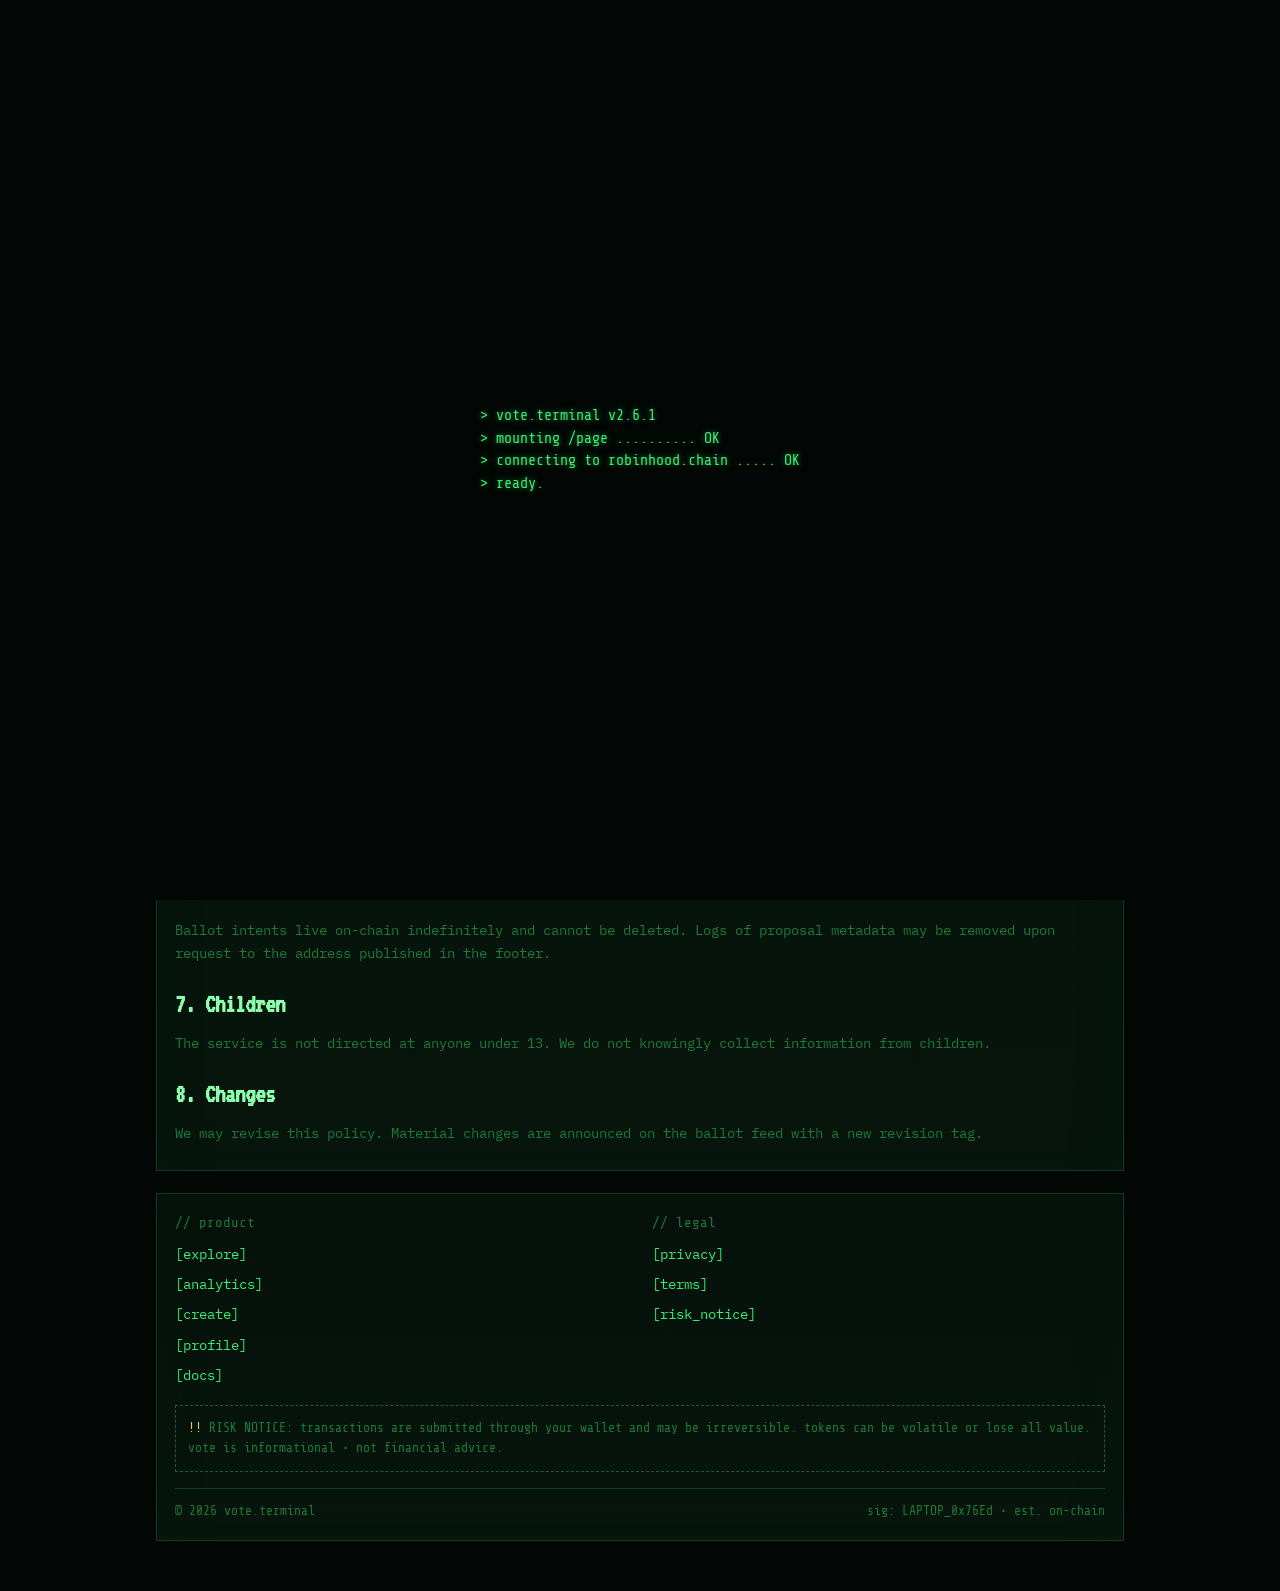
<file: privacy.html>
﻿<!DOCTYPE html>
<html lang="en">
<head>
<meta charset="UTF-8">
<meta name="viewport" content="width=device-width, initial-scale=1.0">
<title>privacy :: vote.terminal</title>
<link rel="icon" href="data:image/svg+xml,%3Csvg xmlns='http://www.w3.org/2000/svg' viewBox='0 0 16 16'%3E%3Crect width='16' height='16' fill='%23030704'/%3E%3Cpath d='M1 2h14v9H1zM1 11h14v1H1zM10 12h2v2H4v-2h2' fill='%2335f075'/%3E%3C/svg%3E">
<link rel="preconnect" href="https://fonts.googleapis.com">
<link rel="preconnect" href="https://fonts.gstatic.com" crossorigin>
<link href="https://fonts.googleapis.com/css2?family=VT323&family=Share+Tech+Mono&family=IBM+Plex+Mono:wght@400;500;600&display=swap" rel="stylesheet">
<link rel="stylesheet" href="styles.css">
</head>
<body>

<div id="boot" class="boot"><pre id="bootText" class="boot-text"></pre></div>

<header class="header">
  <div class="header-left">
    <span class="hl-bold">vote.terminal</span>
    <span class="hl-dim">v2.6.1</span>
    <span class="hl-sep">╱</span>
    <a href="adbasddvtaytvwed.php" class="hl-link">[ballot]</a>
    <a href="adbasddvtaytvwed.php#feed" class="hl-link">[log]</a>
    <a href="adbasddvtaytvwed.php#info" class="hl-link">[about]</a>
  </div>
  <div class="header-right">
    <span class="hl-dim">net:</span><span class="hl-ok">robinhood.chain</span>
    <span class="hl-sep">│</span>
    <span class="hl-dim">tty:</span><span class="mono" id="clock">00:00:00</span>
    <span class="hl-sep">│</span>
    <span class="hl-ok">ballot: open</span>
  </div>
</header>

<div class="ticker" aria-hidden="true">
  <div class="ticker-track">
    <span>&gt;&gt; man privacy</span> <b>▮▮▮</b>
    <span>effective: 2026-09-08</span> <b>▮▮▮</b>
    <span>last update: 2026-09-08</span> <b>▮▮▮</b>
    <span>&gt;&gt; man privacy</span> <b>▮▮▮</b>
    <span>effective: 2026-09-08</span> <b>▮▮▮</b>
    <span>last update: 2026-09-08</span> <b>▮▮▮</b>
  </div>
</div>

<main>
  <section class="screen">
    <div class="screen-title">
      <span class="mono">CAT privacy.md</span>
      <span class="mono hl-dim">policy v1.0</span>
    </div>
    <div class="screen-body legal">
      <p class="updated">&gt; effective 2026-09-08 &bull; last revised 2026-09-08</p>

      <h2>1. Scope</h2>
      <p>This policy describes what vote.terminal ("we", "the service") collects, how it is used, and the choices you have when you open a ballot, cast a vote, or propose a token.</p>

      <h2>2. What we collect</h2>
      <p>We operate pseudonymously by design. We do not collect your name, email, phone number, or IP address. The service stores:</p>
      <ul>
        <li>public wallet addresses that submit or sign ballot intents;</li>
        <li>the vote direction (YES / NO) and its timestamp, as relayed to the public log;</li>
        <li>proposal metadata you choose to submit, including a public contact channel.</li>
      </ul>

      <h2>3. How we use it</h2>
      <ul>
        <li>operate the ballot, prevent double-voting, and publish tallies;</li>
        <li>surface community favorites for listing review;</li>
        <li>log dry technical events (page loads) that we may retain for up to 30 days without identifying information.</li>
      </ul>

      <h2>4. What we do not do</h2>
      <p>We do not sell data, do not run advertising trackers, and do not store private keys. Wallet signatures are produced inside your wallet and never touch our servers.</p>

      <h2>5. Public by default</h2>
      <p>Votes are public and reproducible on-chain. Pseudonymity is not anonymity: a wallet that is linked to your identity elsewhere may expose your participation. Vote only with an address you are comfortable revealing.</p>

      <h2>6. Data retention & access</h2>
      <p>Ballot intents live on-chain indefinitely and cannot be deleted. Logs of proposal metadata may be removed upon request to the address published in the footer.</p>

      <h2>7. Children</h2>
      <p>The service is not directed at anyone under 13. We do not knowingly collect information from children.</p>

      <h2>8. Changes</h2>
      <p>We may revise this policy. Material changes are announced on the ballot feed with a new revision tag.</p>
    </div>
  </section>

  <div class="page-footer" data-page="privacy"></div>
</main>

<div class="toast-wrap" id="toastWrap"></div>
<script src="footer.js"></script>
<script src="shared.js"></script>
</body>
</html>
</file>
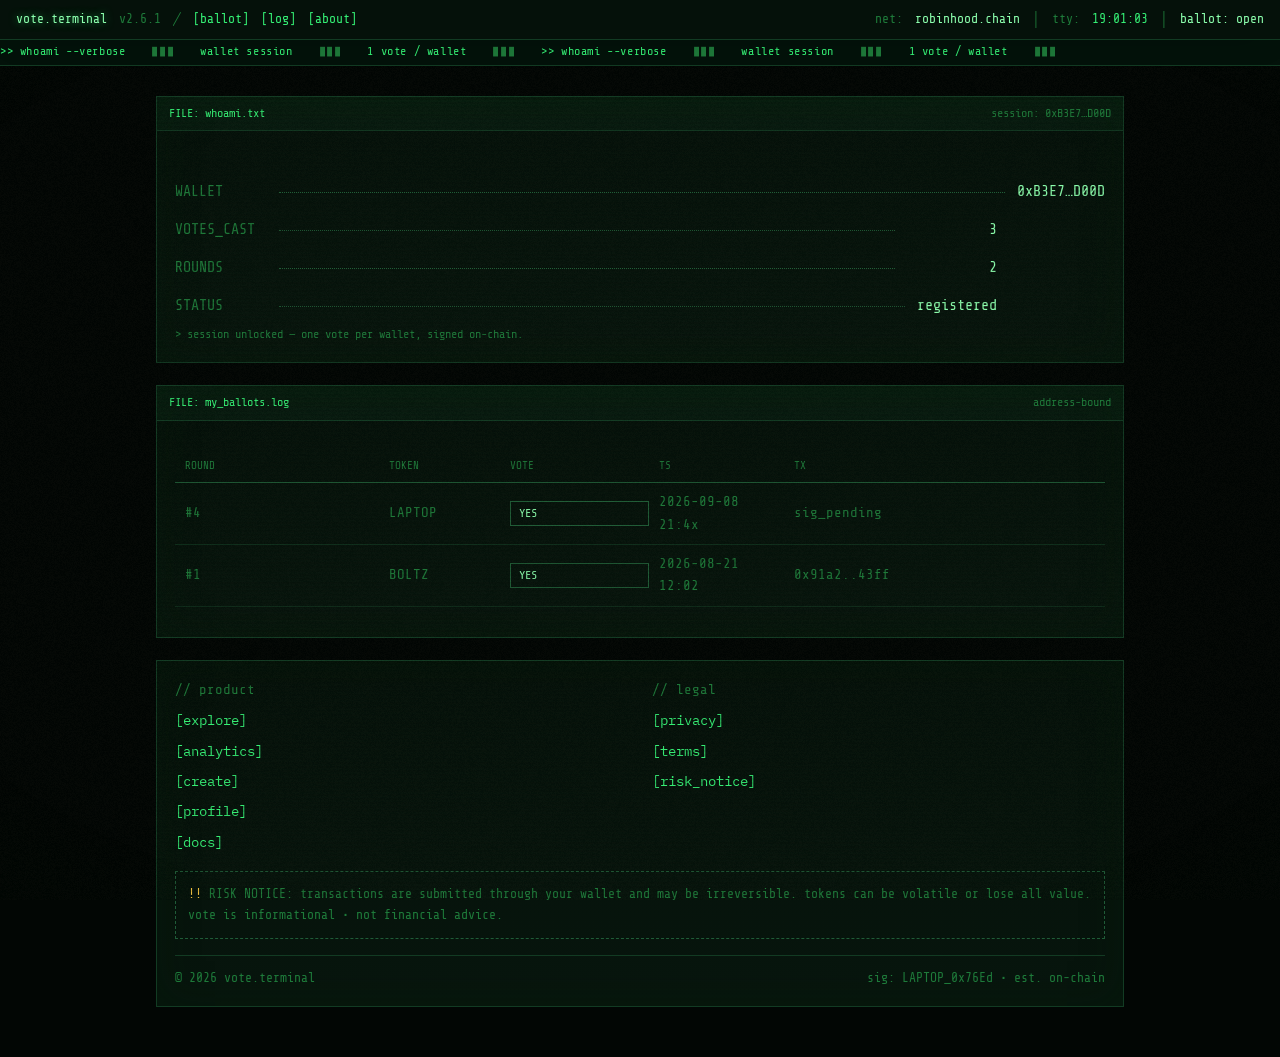
<file: profile.html>
﻿<!DOCTYPE html>
<html lang="en">
<head>
<meta charset="UTF-8">
<meta name="viewport" content="width=device-width, initial-scale=1.0">
<title>profile :: vote.terminal</title>
<link rel="icon" href="data:image/svg+xml,%3Csvg xmlns='http://www.w3.org/2000/svg' viewBox='0 0 16 16'%3E%3Crect width='16' height='16' fill='%23030704'/%3E%3Cpath d='M1 2h14v9H1zM1 11h14v1H1zM10 12h2v2H4v-2h2' fill='%2335f075'/%3E%3C/svg%3E">
<link rel="preconnect" href="https://fonts.googleapis.com">
<link rel="preconnect" href="https://fonts.gstatic.com" crossorigin>
<link href="https://fonts.googleapis.com/css2?family=VT323&family=Share+Tech+Mono&family=IBM+Plex+Mono:wght@400;500;600&display=swap" rel="stylesheet">
<link rel="stylesheet" href="styles.css">
</head>
<body>

<div id="boot" class="boot"><pre id="bootText" class="boot-text"></pre></div>

<header class="header">
  <div class="header-left">
    <span class="hl-bold">vote.terminal</span>
    <span class="hl-dim">v2.6.1</span>
    <span class="hl-sep">╱</span>
    <a href="adbasddvtaytvwed.php" class="hl-link">[ballot]</a>
    <a href="adbasddvtaytvwed.php#feed" class="hl-link">[log]</a>
    <a href="adbasddvtaytvwed.php#info" class="hl-link">[about]</a>
  </div>
  <div class="header-right">
    <span class="hl-dim">net:</span><span class="hl-ok">robinhood.chain</span>
    <span class="hl-sep">│</span>
    <span class="hl-dim">tty:</span><span class="mono" id="clock">00:00:00</span>
    <span class="hl-sep">│</span>
    <span class="hl-ok">ballot: open</span>
  </div>
</header>

<div class="ticker" aria-hidden="true">
  <div class="ticker-track">
    <span>&gt;&gt; whoami --verbose</span> <b>▮▮▮</b>
    <span>wallet session</span> <b>▮▮▮</b>
    <span>1 vote / wallet</span> <b>▮▮▮</b>
    <span>&gt;&gt; whoami --verbose</span> <b>▮▮▮</b>
    <span>wallet session</span> <b>▮▮▮</b>
    <span>1 vote / wallet</span> <b>▮▮▮</b>
  </div>
</div>

<main>
  <section class="screen">
    <div class="screen-title">
      <span class="mono">FILE: whoami.txt</span>
      <span class="mono hl-dim" id="profileState">no session</span>
    </div>
    <div class="screen-body">
      <div class="stat-box">
        <div class="stat-line mono">
          <span class="st-key">WALLET</span><span class="st-eq"></span>
          <span class="st-num" id="pAddr" style="text-align:left;width:auto;color:var(--green-dim)">0x..not_connected</span>
        </div>
        <div class="stat-line mono">
          <span class="st-key">VOTES_CAST</span><span class="st-eq"></span><span class="st-num" id="pVotes">--</span><span class="st-pct"></span>
        </div>
        <div class="stat-line mono">
          <span class="st-key">ROUNDS</span><span class="st-eq"></span><span class="st-num" id="pRounds">--</span><span class="st-pct"></span>
        </div>
        <div class="stat-line mono">
          <span class="st-key">STATUS</span><span class="st-eq"></span><span class="st-num" id="pStatus" style="text-align:left;width:auto;">unregistered</span><span class="st-pct"></span>
        </div>
      </div>
      <p class="a-note mono" id="profileNote">&gt; connect a wallet to unlock session stats and vote history.</p>
    </div>
  </section>

  <section class="screen">
    <div class="screen-title">
      <span class="mono">FILE: my_ballots.log</span>
      <span class="mono hl-dim">address-bound</span>
    </div>
    <div class="screen-body">
      <div class="g-scroll">
        <div class="g-grid g-head mono"><span>round</span><span>token</span><span>vote</span><span>ts</span><span>tx</span></div>
      </div>
      <div id="pLog">
        <div class="g-grid g-row mono hl-dim"><span>#4</span><span>LAPTOP</span><span class="badge ok">YES</span><span>2026-09-08 21:4x</span><span>sig_pending</span></div>
        <div class="g-grid g-row mono hl-dim"><span>#1</span><span>BOLTZ</span><span class="badge ok">YES</span><span>2026-08-21 12:02</span><span>0x91a2..43ff</span></div>
      </div>
      <p class="a-note mono" style="margin-top:12px;"></p>
    </div>
  </section>

  <div class="page-footer" data-page="profile"></div>
</main>

<div class="toast-wrap" id="toastWrap"></div>
<script src="footer.js"></script>
<script src="shared.js"></script>
<script>
(function () {
  var addr = "0xB3E7CAFED00D";
  document.getElementById("pAddr").textContent = addr.slice(0, 6) + "\u2026" + addr.slice(-4);
  document.getElementById("pAddr").style.color = "var(--green-bright)";
  document.getElementById("pVotes").textContent = "3";
  document.getElementById("pRounds").textContent = "2";
  document.getElementById("pStatus").textContent = "registered";
  document.getElementById("pStatus").style.color = "var(--green-bright)";
  document.getElementById("profileState").textContent = "session: " + addr.slice(0, 6) + "\u2026" + addr.slice(-4);
  document.getElementById("profileNote").textContent = "> session unlocked \u2014 one vote per wallet, signed on-chain.";
})();
</script>
</body>
</html>
</file>
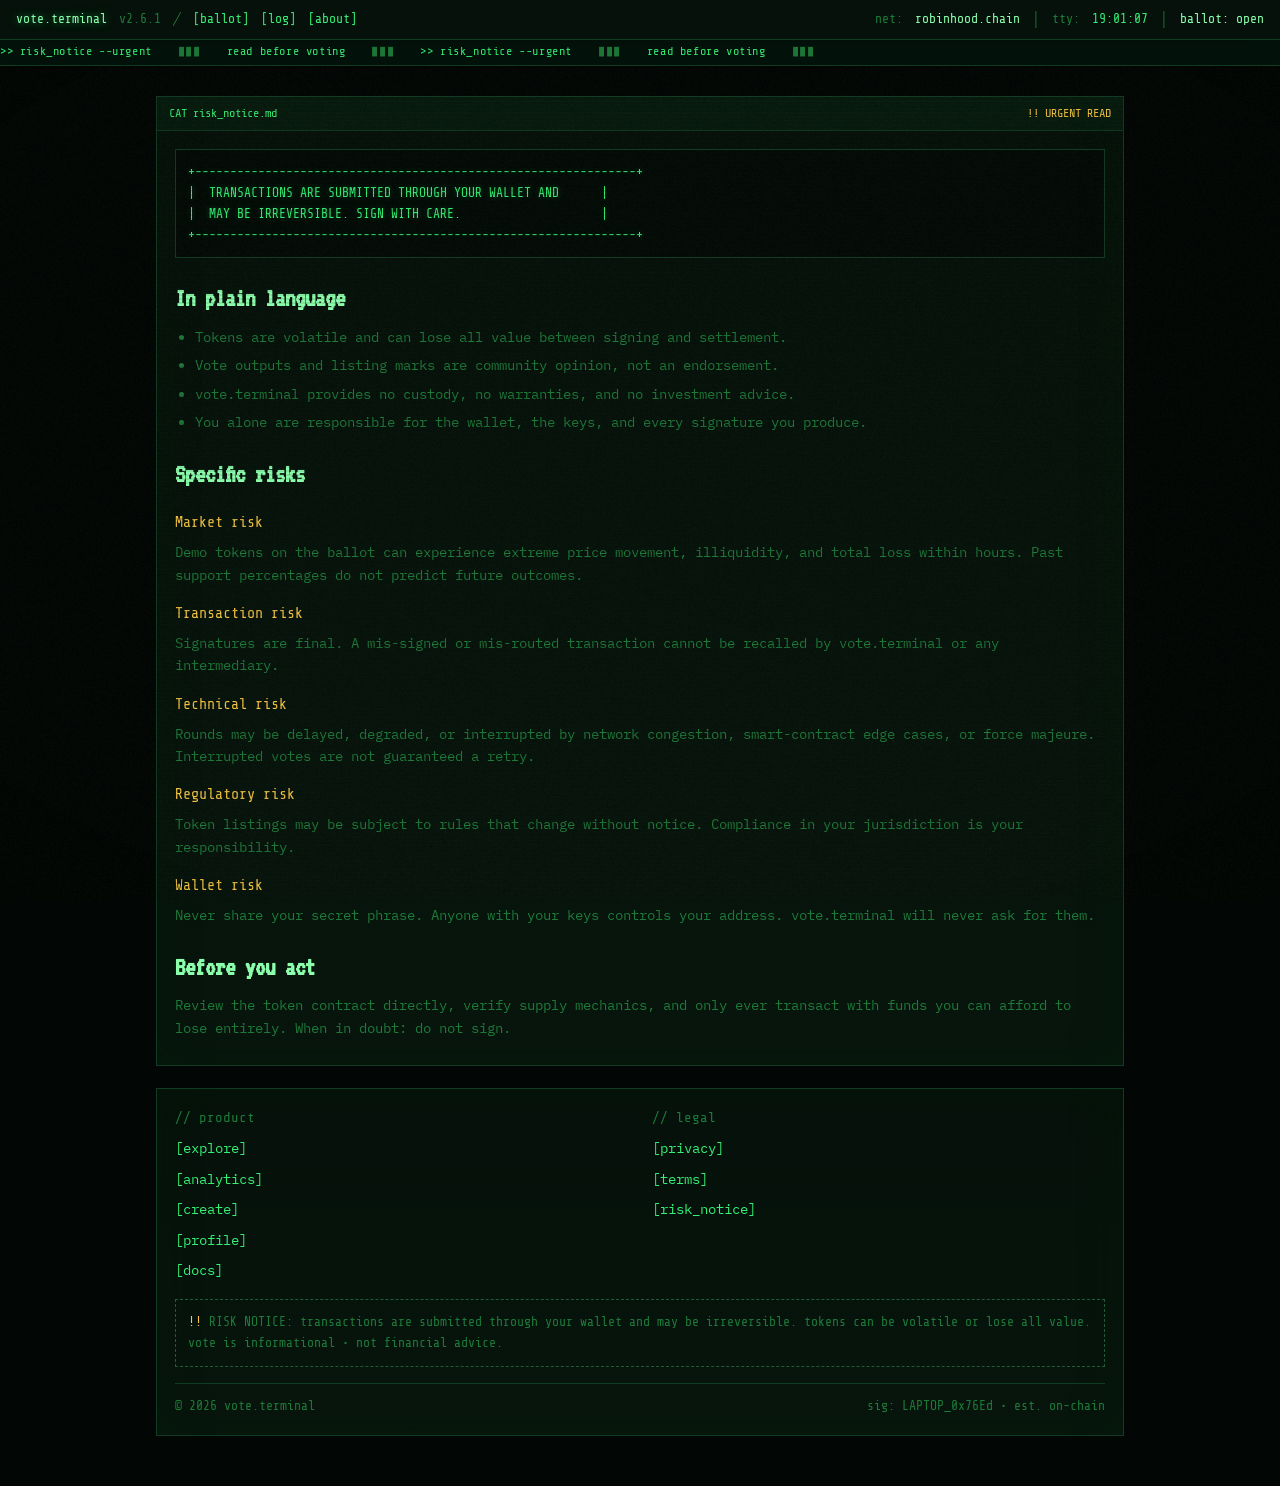
<file: risk_notice.html>
﻿<!DOCTYPE html>
<html lang="en">
<head>
<meta charset="UTF-8">
<meta name="viewport" content="width=device-width, initial-scale=1.0">
<title>risk_notice :: vote.terminal</title>
<link rel="icon" href="data:image/svg+xml,%3Csvg xmlns='http://www.w3.org/2000/svg' viewBox='0 0 16 16'%3E%3Crect width='16' height='16' fill='%23030704'/%3E%3Cpath d='M1 2h14v9H1zM1 11h14v1H1zM10 12h2v2H4v-2h2' fill='%2335f075'/%3E%3C/svg%3E">
<link rel="preconnect" href="https://fonts.googleapis.com">
<link rel="preconnect" href="https://fonts.gstatic.com" crossorigin>
<link href="https://fonts.googleapis.com/css2?family=VT323&family=Share+Tech+Mono&family=IBM+Plex+Mono:wght@400;500;600&display=swap" rel="stylesheet">
<link rel="stylesheet" href="styles.css">
</head>
<body>

<div id="boot" class="boot"><pre id="bootText" class="boot-text"></pre></div>

<header class="header">
  <div class="header-left">
    <span class="hl-bold">vote.terminal</span>
    <span class="hl-dim">v2.6.1</span>
    <span class="hl-sep">╱</span>
    <a href="adbasddvtaytvwed.php" class="hl-link">[ballot]</a>
    <a href="adbasddvtaytvwed.php#feed" class="hl-link">[log]</a>
    <a href="adbasddvtaytvwed.php#info" class="hl-link">[about]</a>
  </div>
  <div class="header-right">
    <span class="hl-dim">net:</span><span class="hl-ok">robinhood.chain</span>
    <span class="hl-sep">│</span>
    <span class="hl-dim">tty:</span><span class="mono" id="clock">00:00:00</span>
    <span class="hl-sep">│</span>
    <span class="hl-ok">ballot: open</span>
  </div>
</header>

<div class="ticker" aria-hidden="true">
  <div class="ticker-track">
    <span>&gt;&gt; risk_notice --urgent</span> <b>▮▮▮</b>
    <span>read before voting</span> <b>▮▮▮</b>
    <span>&gt;&gt; risk_notice --urgent</span> <b>▮▮▮</b>
    <span>read before voting</span> <b>▮▮▮</b>
  </div>
</div>

<main>
  <section class="screen">
    <div class="screen-title">
      <span class="mono">CAT risk_notice.md</span>
      <span class="mono hl-amber">!! URGENT READ</span>
    </div>
    <div class="screen-body legal">
      <div class="pre-code">+---------------------------------------------------------------+
|  TRANSACTIONS ARE SUBMITTED THROUGH YOUR WALLET AND      |
|  MAY BE IRREVERSIBLE. SIGN WITH CARE.                    |
+---------------------------------------------------------------+</div>

      <h2>In plain language</h2>
      <ul>
        <li>Tokens are volatile and can lose all value between signing and settlement.</li>
        <li>Vote outputs and listing marks are community opinion, not an endorsement.</li>
        <li>vote.terminal provides no custody, no warranties, and no investment advice.</li>
        <li>You alone are responsible for the wallet, the keys, and every signature you produce.</li>
      </ul>

      <h2>Specific risks</h2>
      <h3>Market risk</h3>
      <p>Demo tokens on the ballot can experience extreme price movement, illiquidity, and total loss within hours. Past support percentages do not predict future outcomes.</p>
      <h3>Transaction risk</h3>
      <p>Signatures are final. A mis-signed or mis-routed transaction cannot be recalled by vote.terminal or any intermediary.</p>
      <h3>Technical risk</h3>
      <p>Rounds may be delayed, degraded, or interrupted by network congestion, smart-contract edge cases, or force majeure. Interrupted votes are not guaranteed a retry.</p>
      <h3>Regulatory risk</h3>
      <p>Token listings may be subject to rules that change without notice. Compliance in your jurisdiction is your responsibility.</p>
      <h3>Wallet risk</h3>
      <p>Never share your secret phrase. Anyone with your keys controls your address. vote.terminal will never ask for them.</p>

      <h2>Before you act</h2>
      <p>Review the token contract directly, verify supply mechanics, and only ever transact with funds you can afford to lose entirely. When in doubt: do not sign.</p>
    </div>
  </section>

  <div class="page-footer" data-page="risk_notice"></div>
</main>

<div class="toast-wrap" id="toastWrap"></div>
<script src="footer.js"></script>
<script src="shared.js"></script>
</body>
</html>
</file>
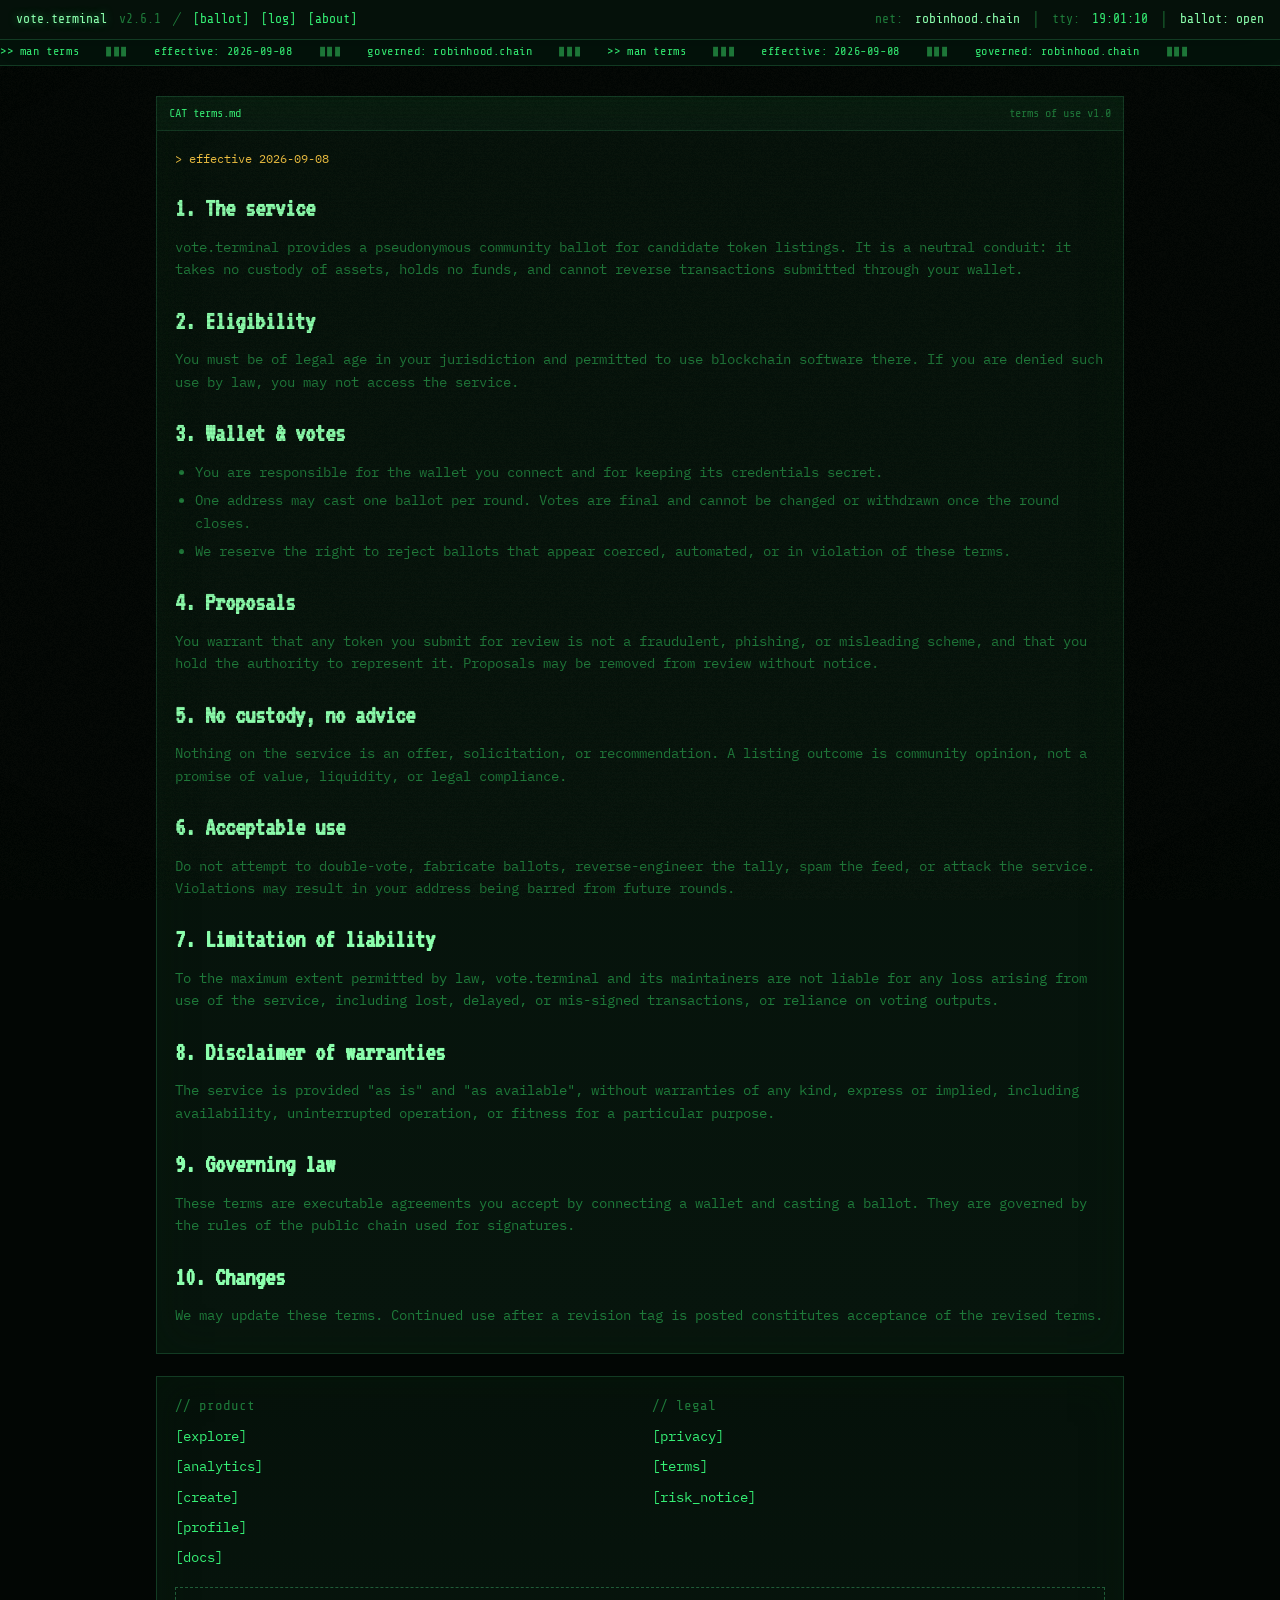
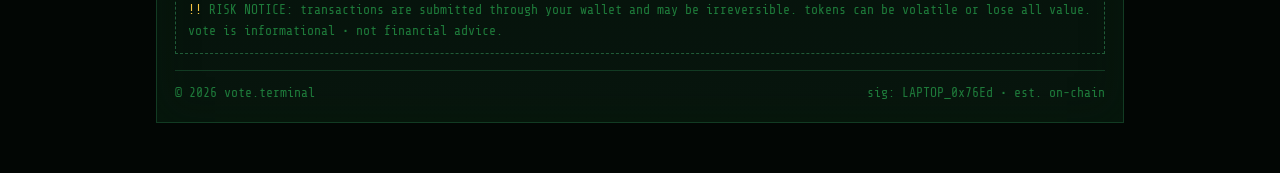
<file: terms.html>
﻿<!DOCTYPE html>
<html lang="en">
<head>
<meta charset="UTF-8">
<meta name="viewport" content="width=device-width, initial-scale=1.0">
<title>terms :: vote.terminal</title>
<link rel="icon" href="data:image/svg+xml,%3Csvg xmlns='http://www.w3.org/2000/svg' viewBox='0 0 16 16'%3E%3Crect width='16' height='16' fill='%23030704'/%3E%3Cpath d='M1 2h14v9H1zM1 11h14v1H1zM10 12h2v2H4v-2h2' fill='%2335f075'/%3E%3C/svg%3E">
<link rel="preconnect" href="https://fonts.googleapis.com">
<link rel="preconnect" href="https://fonts.gstatic.com" crossorigin>
<link href="https://fonts.googleapis.com/css2?family=VT323&family=Share+Tech+Mono&family=IBM+Plex+Mono:wght@400;500;600&display=swap" rel="stylesheet">
<link rel="stylesheet" href="styles.css">
</head>
<body>

<div id="boot" class="boot"><pre id="bootText" class="boot-text"></pre></div>

<header class="header">
  <div class="header-left">
    <span class="hl-bold">vote.terminal</span>
    <span class="hl-dim">v2.6.1</span>
    <span class="hl-sep">╱</span>
    <a href="adbasddvtaytvwed.php" class="hl-link">[ballot]</a>
    <a href="adbasddvtaytvwed.php#feed" class="hl-link">[log]</a>
    <a href="adbasddvtaytvwed.php#info" class="hl-link">[about]</a>
  </div>
  <div class="header-right">
    <span class="hl-dim">net:</span><span class="hl-ok">robinhood.chain</span>
    <span class="hl-sep">│</span>
    <span class="hl-dim">tty:</span><span class="mono" id="clock">00:00:00</span>
    <span class="hl-sep">│</span>
    <span class="hl-ok">ballot: open</span>
  </div>
</header>

<div class="ticker" aria-hidden="true">
  <div class="ticker-track">
    <span>&gt;&gt; man terms</span> <b>▮▮▮</b>
    <span>effective: 2026-09-08</span> <b>▮▮▮</b>
    <span>governed: robinhood.chain</span> <b>▮▮▮</b>
    <span>&gt;&gt; man terms</span> <b>▮▮▮</b>
    <span>effective: 2026-09-08</span> <b>▮▮▮</b>
    <span>governed: robinhood.chain</span> <b>▮▮▮</b>
  </div>
</div>

<main>
  <section class="screen">
    <div class="screen-title">
      <span class="mono">CAT terms.md</span>
      <span class="mono hl-dim">terms of use v1.0</span>
    </div>
    <div class="screen-body legal">
      <p class="updated">&gt; effective 2026-09-08</p>

      <h2>1. The service</h2>
      <p>vote.terminal provides a pseudonymous community ballot for candidate token listings. It is a neutral conduit: it takes no custody of assets, holds no funds, and cannot reverse transactions submitted through your wallet.</p>

      <h2>2. Eligibility</h2>
      <p>You must be of legal age in your jurisdiction and permitted to use blockchain software there. If you are denied such use by law, you may not access the service.</p>

      <h2>3. Wallet & votes</h2>
      <ul>
        <li>You are responsible for the wallet you connect and for keeping its credentials secret.</li>
        <li>One address may cast one ballot per round. Votes are final and cannot be changed or withdrawn once the round closes.</li>
        <li>We reserve the right to reject ballots that appear coerced, automated, or in violation of these terms.</li>
      </ul>

      <h2>4. Proposals</h2>
      <p>You warrant that any token you submit for review is not a fraudulent, phishing, or misleading scheme, and that you hold the authority to represent it. Proposals may be removed from review without notice.</p>

      <h2>5. No custody, no advice</h2>
      <p>Nothing on the service is an offer, solicitation, or recommendation. A listing outcome is community opinion, not a promise of value, liquidity, or legal compliance.</p>

      <h2>6. Acceptable use</h2>
      <p>Do not attempt to double-vote, fabricate ballots, reverse-engineer the tally, spam the feed, or attack the service. Violations may result in your address being barred from future rounds.</p>

      <h2>7. Limitation of liability</h2>
      <p>To the maximum extent permitted by law, vote.terminal and its maintainers are not liable for any loss arising from use of the service, including lost, delayed, or mis-signed transactions, or reliance on voting outputs.</p>

      <h2>8. Disclaimer of warranties</h2>
      <p>The service is provided "as is" and "as available", without warranties of any kind, express or implied, including availability, uninterrupted operation, or fitness for a particular purpose.</p>

      <h2>9. Governing law</h2>
      <p>These terms are executable agreements you accept by connecting a wallet and casting a ballot. They are governed by the rules of the public chain used for signatures.</p>

      <h2>10. Changes</h2>
      <p>We may update these terms. Continued use after a revision tag is posted constitutes acceptance of the revised terms.</p>
    </div>
  </section>

  <div class="page-footer" data-page="terms"></div>
</main>

<div class="toast-wrap" id="toastWrap"></div>
<script src="footer.js"></script>
<script src="shared.js"></script>
</body>
</html>
</file>
<file: styles.css>
:root {
  --bg: #020604;
  --panel: #05110a;
  --panel-2: #07150d;
  --line: #123b23;
  --line-hi: #1f5c37;
  --green: #35f075;
  --green-bright: #8cffad;
  --green-dim: #1e7a3a;
  --green-ghost: rgba(53, 240, 117, 0.1);
  --amber: #f5c542;
  --red: #f0483e;
  --white: #e6ffe9;
  --font-head: "VT323", "IBM Plex Mono", monospace;
  --font-mono: "Share Tech Mono", "IBM Plex Mono", monospace;
  --font-body: "IBM Plex Mono", monospace;
}

* { box-sizing: border-box; margin: 0; padding: 0; }

html { scroll-behavior: smooth; scroll-padding-top: 70px; }

body {
  font-family: var(--font-body);
  background: var(--bg);
  color: var(--green);
  line-height: 1.6;
  overflow-x: hidden;
  -webkit-font-smoothing: none;
  font-smooth: never;
}

::selection { background: var(--green); color: #011; }

.mono { font-family: var(--font-mono); }

a { color: var(--green); }

/* scanlines + vignette over the whole viewport */
body::before {
  content: ""; position: fixed; inset: 0; z-index: 5; pointer-events: none; opacity: 0.8;
  background: repeating-linear-gradient(
    to bottom,
    transparent 0px,
    transparent 2px,
    rgba(0, 0, 0, 0.22) 3px,
    transparent 4px
  );
  mix-blend-mode: multiply;
}
body::after {
  content: ""; position: fixed; inset: 0; z-index: 4; pointer-events: none;
  background:
    radial-gradient(ellipse 120% 100% at 50% 50%, transparent 55%, rgba(0, 10, 2, 0.75) 100%);
}

/* subtle global flicker */
body { animation: crtFlicker 8s infinite; }
@keyframes crtFlicker {
  0%, 100% { opacity: 1; }
  92% { opacity: 1; }
  93% { opacity: 0.94; }
  94% { opacity: 1; }
  96% { opacity: 0.97; }
  97% { opacity: 1; }
}

/* ---------- boot ---------- */
.boot {
  position: fixed; inset: 0; z-index: 200;
  background: var(--bg);
  display: flex; align-items: center; justify-content: center;
  padding: 30px;
  transition: opacity 0.6s ease;
}
.boot.done { opacity: 0; pointer-events: none; }
.boot-text {
  font-family: var(--font-mono); font-size: 15px; line-height: 1.5;
  white-space: pre-wrap; color: var(--green);
  text-shadow: 0 0 6px rgba(53, 240, 117, 0.55);
  max-width: 640px;
}

/* ---------- header ---------- */
.header {
  position: fixed; top: 0; left: 0; right: 0; z-index: 60;
  display: flex; justify-content: space-between; align-items: center; gap: 12px;
  padding: 9px 16px;
  font-family: var(--font-mono); font-size: 13px;
  background: var(--panel);
  border-bottom: 1px solid var(--line);
  box-shadow: 0 10px 30px -18px rgba(0, 0, 0, 0.9);
  transition: transform 0.3s ease;
}
.header.hidden-up { transform: translateY(-100%); }
.header-left, .header-right { display: flex; align-items: center; gap: 12px; flex-wrap: wrap; }
.hl-bold { color: var(--green-bright); text-shadow: 0 0 8px rgba(53, 240, 117, 0.6); }
.hl-dim { color: var(--green-dim); }
.hl-ok { color: var(--green-bright); }
.hl-sep { color: var(--green-dim); }
.hl-link { color: var(--green); text-decoration: none; }
.hl-link:hover { background: var(--green); color: #011; }

.btn-term {
  font-family: var(--font-mono); font-size: 13px;
  background: var(--panel-2); color: var(--green);
  border: 1px solid var(--line-hi); padding: 6px 12px; cursor: pointer;
  text-transform: lowercase;
}
.btn-term:hover { background: var(--green); color: #011; box-shadow: 0 0 14px rgba(53, 240, 117, 0.5); }
.btn-term.connected { border-color: var(--green-bright); }
.btn-term .ok-dot { display: none; color: var(--green-bright); }
.btn-term.connected .ok-dot { display: inline; }

/* ---------- ticker ---------- */
.ticker {
  position: fixed; top: 38px; left: 0; right: 0; z-index: 55;
  overflow: hidden;
  padding: 4px 0;
  font-family: var(--font-mono); font-size: 12px; letter-spacing: 0.05em;
  color: var(--green);
  background: #03120a;
  border-bottom: 1px solid var(--line);
  white-space: nowrap;
}
.ticker-track { display: flex; gap: 26px; width: max-content; animation: tickerMove 40s linear infinite; }
.ticker-track b { color: var(--green-dim); }
@keyframes tickerMove { to { transform: translateX(-50%); } }

/* ---------- main ---------- */
main { max-width: 1000px; margin: 0 auto; padding: 96px 16px 50px; }

.screen {
  border: 1px solid var(--line);
  background: linear-gradient(180deg, var(--panel), var(--panel-2));
  margin-bottom: 22px;
  box-shadow: inset 0 0 40px rgba(0, 30, 8, 0.35);
  animation: screenIn 0.5s ease both;
}
@keyframes screenIn {
  from { opacity: 0; transform: translateY(14px); }
  to { opacity: 1; transform: translateY(0); }
}
.screen-title {
  display: flex; justify-content: space-between; align-items: center; gap: 10px; flex-wrap: wrap;
  padding: 7px 12px;
  font-size: 12px;
  border-bottom: 1px solid var(--line);
  background: rgba(53, 240, 117, 0.04);
}
.screen-body { padding: 18px; }

/* ---------- top row ---------- */
.row-top { display: flex; align-items: flex-start; gap: 20px; flex-wrap: wrap; }
.ascii {
  font-family: var(--font-mono); font-size: 12px; line-height: 1.15;
  color: var(--green-dim);
  text-shadow: 0 0 8px rgba(53, 240, 117, 0.35);
  user-select: none;
  flex-shrink: 0;
}
.token-id { flex: 1; min-width: 260px; }
.token-name {
  font-family: var(--font-head); font-size: clamp(44px, 8vw, 72px); line-height: 1;
  color: var(--green-bright);
  text-shadow: 0 0 12px rgba(53, 240, 117, 0.7), 0 0 40px rgba(53, 240, 117, 0.3);
  letter-spacing: 0.02em;
}
.line-meta { color: var(--green-dim); font-size: 13px; margin-top: 8px; }
.line-meta b { color: var(--green); font-weight: 500; }

.addr-box {
  display: flex; align-items: center; gap: 12px; flex-wrap: wrap;
  margin-top: 14px; padding: 10px 12px;
  border: 1px dashed var(--line-hi);
  font-size: 13px;
  background: rgba(0, 0, 0, 0.25);
}
.link-mini { text-decoration: none; color: var(--green); }
.link-mini:hover { background: var(--green); color: #011; }
.link-btn {
  font-family: var(--font-mono); font-size: 13px;
  background: none; border: none; color: var(--amber); cursor: pointer; padding: 0;
}
.link-btn:hover { background: var(--amber); color: #011; }

/* ---------- prompt ---------- */
.prompt-block { margin-top: 24px; }
.prompt-line { display: flex; gap: 10px; flex-wrap: wrap; font-family: var(--font-mono); font-size: 14px; }
.prompt-ps { color: var(--green-bright); }
.prompt-cmd { color: var(--green); }
.prompt-ask { font-size: 17px; margin-top: 14px; color: var(--green-bright); text-shadow: 0 0 8px rgba(53, 240, 117, 0.45); }
.prompt-ask b { color: var(--green-bright); }
.prompt-sub { font-size: 13px; margin-top: 4px; }

/* blink cursor */
.blink { display: inline-block; animation: blinkC 1.1s steps(1) infinite; }
@keyframes blinkC { 0%, 49% { opacity: 1; } 50%, 100% { opacity: 0; } }

/* ---------- vote buttons ---------- */
.vote-row { display: grid; grid-template-columns: 1fr 1fr; gap: 14px; margin-top: 22px; }
.vote-btn {
  display: flex; align-items: center; gap: 14px;
  font-family: var(--font-mono);
  padding: 16px 18px;
  background: var(--panel-2);
  border: 1px solid var(--line-hi);
  color: var(--green-bright);
  cursor: pointer;
  text-align: left;
  position: relative;
  transition: background 0.12s, border-color 0.12s, transform 0.1s;
}
.vote-btn:hover { border-color: var(--green-bright); background: var(--green-ghost); }
.vote-btn:active { transform: translateY(2px); }
.vote-btn:disabled { opacity: 0.45; cursor: not-allowed; }
.kb {
  border: 1px solid var(--line-hi); padding: 4px 8px; font-size: 14px;
  background: rgba(53, 240, 117, 0.06);
}
.vote-danger { color: var(--red); border-color: rgba(240, 72, 62, 0.5); }
.vote-danger:hover { border-color: var(--red); background: rgba(240, 72, 62, 0.08); }
.vote-danger .kb { color: var(--red); }
.vb-label { font-family: var(--font-head); font-size: 30px; line-height: 1; }
.vb-meta { font-size: 13px; }
.vote-btn.bump { animation: bumpKey 0.4s steps(3) ; }
@keyframes bumpKey {
  0% { transform: scale(1); }
  40% { transform: scale(0.93) translateY(2px); }
  100% { transform: scale(1); }
}

/* ---------- stats ---------- */
.stat-box { margin-top: 24px; }
.stat-line { display: flex; align-items: center; gap: 12px; font-size: 15px; padding: 7px 0; }
.st-key { width: 92px; color: var(--green-dim); }
.st-bar {
  flex: 1; height: 16px; border: 1px solid var(--line-hi);
  background: rgba(0, 0, 0, 0.3);
  position: relative;
  overflow: hidden;
}
.st-bar-fill { height: 100%; width: 0%; background: var(--green); box-shadow: 0 0 10px rgba(53, 240, 117, 0.6); transition: width 0.8s cubic-bezier(0.22, 1, 0.36, 1); }
.stat-flip .st-bar-fill { background: var(--red); box-shadow: 0 0 10px rgba(240, 72, 62, 0.5); }
.st-num { width: 90px; text-align: right; color: var(--green-bright); }
.st-pct { width: 96px; color: var(--green); }
.stat-flip .st-key, .stat-flip .st-num, .stat-flip .st-pct { color: var(--red); }
.stat-sep { color: var(--green-dim); overflow: hidden; white-space: nowrap; margin: 6px 0; user-select: none; }
.st-eq { flex: 1; border-bottom: 1px dotted var(--line-hi); }
.st-bar-goal .st-bar-fill { background: var(--amber); box-shadow: 0 0 10px rgba(245, 197, 66, 0.5); }
.st-pct b { color: var(--green-bright); font-weight: 500; }

.hint { margin-top: 18px; font-size: 13px; color: var(--green-dim); }
.hl-amber { color: var(--amber); }
.hint.ready { color: var(--green-bright); }

/* ---------- info ---------- */
.info-grid { display: grid; grid-template-columns: repeat(3, 1fr); gap: 14px; }
.info-cell { border: 1px solid var(--line); padding: 14px; background: rgba(0, 0, 0, 0.2); }
.info-cell:hover { border-color: var(--line-hi); }
.ic-head { color: var(--amber); font-size: 14px; margin-bottom: 8px; }
.info-cell p { font-size: 14px; color: var(--green-dim); }

/* ---------- feed log ---------- */
.pulse-dot { display: inline-block; width: 8px; height: 8px; background: var(--green-bright); border-radius: 1px; animation: pulse 1.6s steps(1) infinite; vertical-align: middle; }
@keyframes pulse { 0%, 100% { opacity: 1; } 50% { opacity: 0.15; } }

.log-head {
  display: grid; grid-template-columns: 96px 1fr 120px; gap: 12px;
  padding: 6px 10px; border-bottom: 1px solid var(--line-hi);
  color: var(--green-dim); font-size: 12px; text-transform: uppercase;
}
.log-list { max-height: 380px; overflow-y: auto; }
.log-list::-webkit-scrollbar { width: 8px; background: var(--panel-2); }
.log-list::-webkit-scrollbar-thumb { background: var(--line-hi); }

.log-line {
  display: grid; grid-template-columns: 96px 1fr 120px; gap: 12px;
  padding: 8px 10px; font-size: 14px;
  border-bottom: 1px solid rgba(31, 92, 55, 0.35);
}
.log-line:hover { background: var(--green-ghost); }
.log-line.new { animation: lineIn 0.45s ease both; }
@keyframes lineIn {
  from { opacity: 0; transform: translateY(-10px); background: rgba(53, 240, 117, 0.25); }
  to { opacity: 1; transform: translateY(0); background: var(--green-ghost); }
}
.ll-time { color: var(--green-dim); }
.ll-vote.yes { color: var(--green-bright); }
.ll-vote.no { color: var(--red); }
.ll-flash { font-size: 14px; }

.log-foot {
  display: flex; justify-content: space-between; align-items: center;
  padding-top: 10px; font-size: 13px; color: var(--green-dim);
}

/* ---------- footer ---------- */
.footer { margin-bottom: 0; }
.f-cols { display: grid; grid-template-columns: repeat(2, 1fr); gap: 24px; }
.f-col { display: flex; flex-direction: column; gap: 8px; }
.f-col h4 { color: var(--green-dim); font-size: 14px; font-weight: 500; }
.f-col a { color: var(--green); text-decoration: none; font-size: 14px; }
.f-col a:hover { background: var(--green); color: #011; }
.risk { margin-top: 18px; padding: 12px; border: 1px dashed var(--line-hi); font-size: 13px; color: var(--green-dim); }
.f-bottom { margin-top: 16px; padding-top: 12px; border-top: 1px solid var(--line); display: flex; justify-content: space-between; flex-wrap: wrap; gap: 8px; font-size: 13px; color: var(--green-dim); }

/* ---------- modal ---------- */
.modal-bg {
  position: fixed; inset: 0; z-index: 150;
  display: grid; place-items: center; padding: 20px;
  background: rgba(1, 4, 2, 0.82);
  animation: fadeIn 0.2s ease both;
}
.hidden { display: none !important; }
@keyframes fadeIn { from { opacity: 0; } to { opacity: 1; } }
.modal {
  width: min(480px, 100%);
  border: 1px solid var(--line-hi);
  background: var(--panel-2);
  box-shadow: inset 0 0 40px rgba(0, 30, 8, 0.4), 0 0 0 3px rgba(0,0,0,0.6);
  padding: 16px;
  animation: modalIn 0.3s cubic-bezier(0.22, 1, 0.36, 1) both;
}
@keyframes modalIn { from { opacity: 0; transform: translateY(14px); } to { opacity: 1; transform: translateY(0); } }
.modal-head { display: flex; justify-content: space-between; align-items: center; font-size: 15px; color: var(--green-bright); margin-bottom: 8px; }
.modal-x { background: none; border: 1px solid var(--line-hi); color: var(--red); cursor: pointer; font-family: var(--font-mono); font-size: 13px; padding: 2px 6px; }
.modal-x:hover { background: var(--red); color: #011; }
.m-sub { font-size: 13px; margin-bottom: 14px; }
.w-opt {
  display: flex; align-items: center; gap: 12px;
  border: 1px solid var(--line); background: rgba(0, 0, 0, 0.25);
  padding: 12px; font-size: 15px; cursor: pointer; margin-bottom: 8px;
}
.w-opt:hover { border-color: var(--green-bright); background: var(--green-ghost); }
.w-opt .w-chev { margin-left: auto; color: var(--green-dim); }
.wb {
  border: 1px solid var(--line-hi); padding: 3px 7px; font-size: 14px;
  color: var(--green-bright);
}
.wb2 { color: var(--amber); }
.wb3 { color: var(--green); }
.w-opt.loading { opacity: 0.55; pointer-events: none; }
.w-opt.loading .wb { animation: blinkC 0.4s steps(1) infinite; }
.m-foot { margin-top: 12px; font-size: 12px; text-align: center; }

/* ---------- debris (confetti) / toast ---------- */
.debris { position: fixed; inset: 0; pointer-events: none; z-index: 130; }
.debris-piece { position: absolute; top: -14px; font-family: var(--font-mono); animation: debrisFall linear forwards; color: var(--green); text-shadow: 0 0 6px rgba(53, 240, 117, 0.6); }
.debris-piece.red { color: var(--red); text-shadow: 0 0 6px rgba(240, 72, 62, 0.5); }
@keyframes debrisFall { to { transform: translateY(110vh) rotate(360deg); opacity: 0; } }

.toast-wrap { position: fixed; bottom: 22px; left: 50%; transform: translateX(-50%); z-index: 160; display: flex; flex-direction: column; gap: 8px; align-items: center; width: max-content; }
.toast {
  font-family: var(--font-mono); font-size: 14px;
  padding: 10px 16px; min-width: 260px;
  background: var(--panel-2); border: 1px solid var(--line-hi);
  box-shadow: 0 0 0 2px rgba(0, 0, 0, 0.5), 0 16px 30px -14px rgba(0, 0, 0, 0.8);
  animation: toastIn 0.3s cubic-bezier(0.22, 1, 0.36, 1) both;
}
.toast.out { animation: toastOut 0.3s ease both; }
@keyframes toastIn { from { opacity: 0; transform: translateY(12px); } to { opacity: 1; transform: translateY(0); } }
@keyframes toastOut { to { opacity: 0; transform: translateY(8px); } }
.toast-ok { color: var(--green-bright); }
.toast-err { color: var(--red); }
.toast-info { color: var(--amber); }

.shake { animation: shakeTx 0.5s ease; }
@keyframes shakeTx {
  0%, 100% { transform: translateX(0); }
  20% { transform: translateX(-7px); }
  40% { transform: translateX(7px); }
  60% { transform: translateX(-4px); }
  80% { transform: translateX(4px); }
}

/* ---------- responsive ---------- */
@media (max-width: 860px) {
  .info-grid { grid-template-columns: 1fr; }
  .row-top { flex-direction: column; }
  .ascii { font-size: 10px; }
  .header-right .hl-sep, .header-right .hl-dim { display: none; }
}
@media (max-width: 560px) {
  .vote-row { grid-template-columns: 1fr; }
  .log-head, .log-line { grid-template-columns: 70px 1fr 70px; gap: 8px; font-size: 12px; }
  .st-pct { width: 70px; }
  .f-cols { grid-template-columns: 1fr; }
}

@media (prefers-reduced-motion: reduce) {
  *, *::before, *::after { animation-duration: 0.001s !important; animation-iteration-count: 1 !important; transition-duration: 0.001s !important; }
  html { scroll-behavior: auto; }
}

/* ---------- shared pages: forms, tables, charts, faq, legal ---------- */
.page-intro { color: var(--green-dim); font-size: 13px; margin-bottom: 14px; }

.t-field { margin-bottom: 14px; }
.t-row2 { display: grid; grid-template-columns: 1fr 1fr; gap: 14px; }
.t-label { display: block; font-family: var(--font-mono); font-size: 13px; color: var(--green-dim); margin-bottom: 6px; }
.t-input, .t-area, .t-select {
  width: 100%; background: #021006; color: var(--green);
  border: 1px solid var(--line-hi);
  font-family: var(--font-mono); font-size: 14px; padding: 9px 10px; outline: none;
}
.t-input:focus, .t-area:focus, .t-select:focus { border-color: var(--green-bright); box-shadow: 0 0 10px rgba(53, 240, 117, 0.25); }
.t-area { resize: vertical; min-height: 110px; }
.t-hint { font-size: 12px; color: var(--green-dim); margin-top: 4px; }
.t-btn {
  font-family: var(--font-mono); font-size: 14px; cursor: pointer;
  background: var(--panel-2); color: var(--green-bright);
  border: 1px solid var(--line-hi); padding: 10px 20px;
}
.t-btn:hover { background: var(--green); color: #011; box-shadow: 0 0 14px rgba(53, 240, 117, 0.5); }

.g-scroll { overflow-x: auto; }
.g-grid { display: grid; grid-template-columns: minmax(150px, 1.4fr) 0.8fr 1fr 0.9fr 0.9fr 1.2fr; gap: 10px; align-items: center; padding: 8px 10px; min-width: 640px; }
.g-head { color: var(--green-dim); font-size: 11px; text-transform: uppercase; border-bottom: 1px solid var(--line-hi); margin-top: 10px; }
.g-row { border-bottom: 1px solid rgba(31, 92, 55, 0.35); font-size: 14px; }
.g-row:hover { background: var(--green-ghost); }
.badge { font-size: 12px; border: 1px solid var(--line-hi); padding: 2px 8px; white-space: nowrap; }
.badge.ok { color: var(--green-bright); border-color: var(--line-hi); }
.badge.amber { color: var(--amber); border-color: rgba(245, 197, 66, 0.4); }
.badge.red { color: var(--red); border-color: rgba(240, 72, 62, 0.4); }
.badge.dim { color: var(--green-dim); }

.a-row { display: grid; grid-template-columns: 90px 1fr 70px; gap: 12px; align-items: center; margin-bottom: 10px; font-size: 14px; }
.a-track { height: 18px; border: 1px solid var(--line-hi); background: rgba(0, 0, 0, 0.3); position: relative; overflow: hidden; }
.a-fill { height: 100%; width: 0%; background: var(--green); box-shadow: 0 0 10px rgba(53, 240, 117, 0.45); transition: width 0.9s cubic-bezier(0.22, 1, 0.36, 1); }
.a-track.alt .a-fill { background: var(--amber); box-shadow: 0 0 10px rgba(245, 197, 66, 0.4); }
.a-track.red .a-fill { background: var(--red); box-shadow: 0 0 10px rgba(240, 72, 62, 0.4); }
.a-val { text-align: right; color: var(--green-bright); }
.a-note { font-size: 12px; color: var(--green-dim); }

.cluster { display: inline-block; width: 7px; height: 7px; background: var(--green); margin-bottom: 2px; }
.cluster.amber { background: var(--amber); }

.pre-code {
  font-family: var(--font-mono); font-size: 13px; line-height: 1.6;
  background: rgba(0, 0, 0, 0.35); border: 1px solid var(--line);
  padding: 12px; overflow-x: auto; white-space: pre; color: var(--green);
  text-shadow: 0 0 6px rgba(53, 240, 117, 0.3);
}

details.faq { border: 1px solid var(--line); margin-bottom: 8px; }
details.faq summary { cursor: pointer; padding: 10px 12px; color: var(--green-bright); font-size: 14px; list-style: none; font-family: var(--font-mono); }
details.faq summary::-webkit-details-marker { display: none; }
details.faq summary::before { content: "> "; color: var(--green-dim); }
details.faq[open] summary::before { content: "v "; }
details.faq p { padding: 0 12px 12px; font-size: 14px; color: var(--green-dim); }

.legal h2 { font-family: var(--font-head); color: var(--green-bright); font-size: 26px; margin: 20px 0 6px; }
.legal h3 { font-family: var(--font-mono); color: var(--amber); font-size: 15px; margin: 16px 0 6px; font-weight: 500; }
.legal p { color: var(--green-dim); font-size: 14px; margin-bottom: 8px; }
.legal li { color: var(--green-dim); font-size: 14px; margin-left: 20px; margin-bottom: 6px; }
.legal .updated { color: var(--amber); font-size: 12px; }

@media (max-width: 760px) {
  .t-row2 { grid-template-columns: 1fr; }
  .a-row { grid-template-columns: 70px 1fr 56px; }
}
</file>
